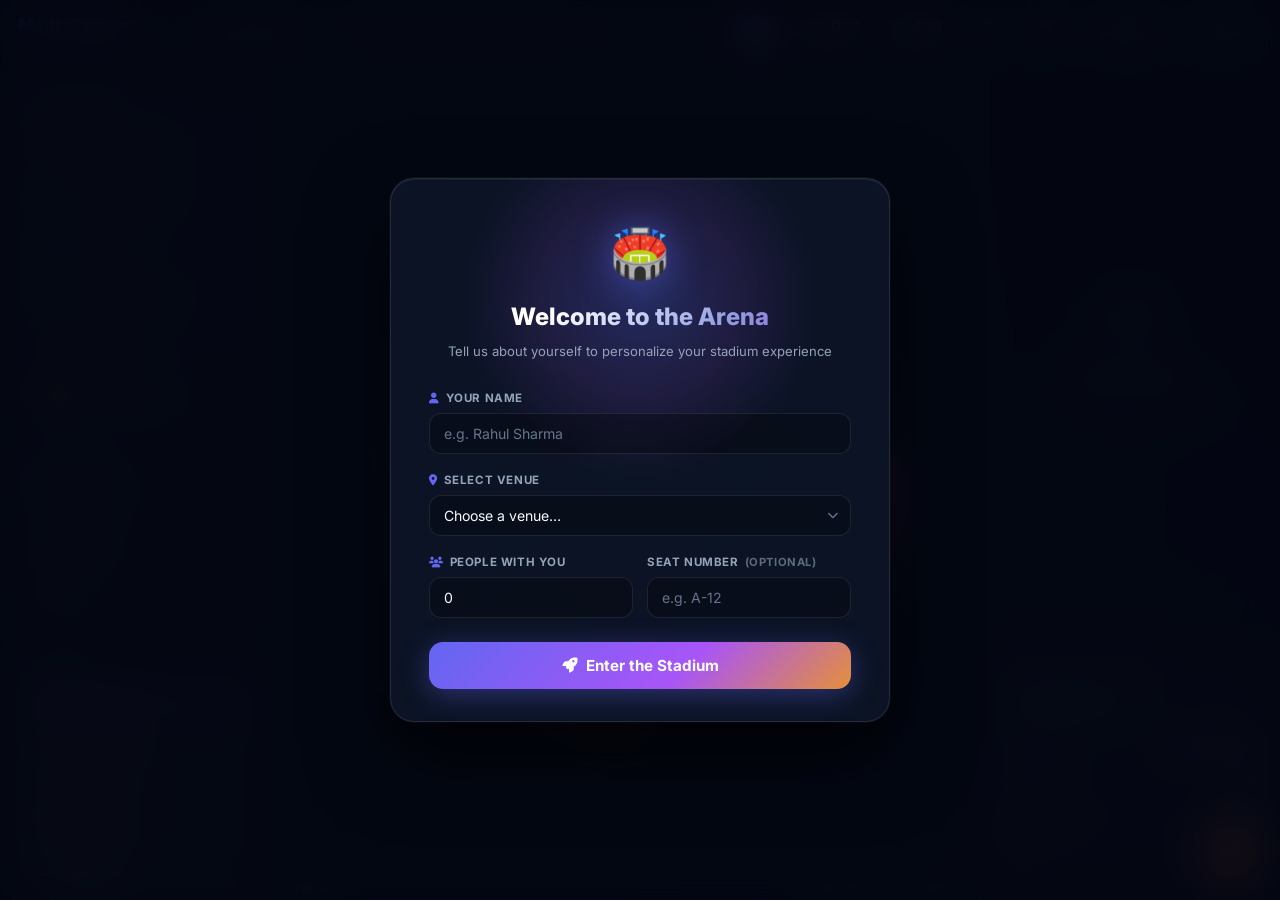
<file: index.html>
<!DOCTYPE html>
<html lang="en">
<head>
  <meta charset="UTF-8">
  <meta name="viewport" content="width=device-width, initial-scale=1.0">
  <title>Modi Stadium – Interactive Seating Map</title>
  <meta name="description" content="Interactive seating map for Modi Stadium, Ahmedabad – World's Largest Cricket Stadium.">
  <link rel="preconnect" href="https://fonts.googleapis.com">
  <link href="https://fonts.googleapis.com/css2?family=Inter:wght@300;400;500;600;700;800&family=Outfit:wght@400;600;700;800&display=swap" rel="stylesheet">
  <link rel="stylesheet" href="https://cdnjs.cloudflare.com/ajax/libs/font-awesome/6.4.0/css/all.min.css">
  <link rel="stylesheet" href="style.css">
</head>
<body>

<!-- ═══════════════════ ONBOARDING MODAL ═══════════════════ -->
<div id="onboarding-overlay">
  <div id="onboarding-modal">
    <div id="ob-glow-ring"></div>
    <div id="ob-header">
      <div id="ob-icon">🏟️</div>
      <h2 id="ob-title">Welcome to the Arena</h2>
      <p id="ob-subtitle">Tell us about yourself to personalize your stadium experience</p>
    </div>

    <form id="onboarding-form" novalidate>

      <!-- Name -->
      <div class="ob-field">
        <label class="ob-label" for="ob-name"><i class="fa-solid fa-user"></i> Your Name</label>
        <div class="input-wrapper">
          <input class="ob-input" id="ob-name" type="text" placeholder="e.g. Rahul Sharma" autocomplete="given-name" required>
          <div class="input-clear-btn" data-target="ob-name"><i class="fa-solid fa-circle-xmark"></i></div>
        </div>
        <span class="ob-err" id="err-name">Please enter your name</span>
      </div>

      <!-- Venue -->
      <div class="ob-field">
        <label class="ob-label" for="ob-venue"><i class="fa-solid fa-location-dot"></i> Select Venue</label>
        <div class="ob-select-wrap">
          <select class="ob-input ob-select" id="ob-venue" required>
            <option value="" disabled selected>Choose a venue…</option>
            <option value="Modi Stadium">🏟 Modi Stadium — Ahmedabad (1,32,000)</option>
            <option value="Jawaharlal Nehru Stadium Delhi">🏟 Jawaharlal Nehru Stadium Delhi — Delhi (60,254)</option>
          </select>
          <i class="fa-solid fa-chevron-down ob-select-arrow"></i>
        </div>
        <span class="ob-err" id="err-venue">Please select a venue</span>
      </div>

      <!-- Row: Group size + Seat -->
      <div class="ob-row">
        <div class="ob-field">
          <label class="ob-label" for="ob-group"><i class="fa-solid fa-users"></i> People with You</label>
          <input class="ob-input" id="ob-group" type="number" placeholder="0" min="0" max="99" value="0">
        </div>
        <div class="ob-field">
          <label class="ob-label">Seat Number <span style="font-size:0.7rem;opacity:0.6">(Optional)</span></label>
          <div class="input-wrapper">
            <input type="text" id="ob-seat" class="ob-input" placeholder="e.g. A-12">
            <div class="input-clear-btn" data-target="ob-seat"><i class="fa-solid fa-circle-xmark"></i></div>
          </div>
        </div>
      </div>

      <button type="submit" id="ob-submit">
        <span id="ob-btn-text"><i class="fa-solid fa-rocket"></i> Enter the Stadium</span>
      </button>
    </form>
  </div>
</div>

<!-- ═══════════════════ WELCOME BANNER ═══════════════════ -->
<div id="welcome-banner" style="display:none">
  <div id="wb-left">
    <span id="wb-avatar"></span>
    <div id="wb-info">
      <div id="wb-greeting">Welcome back!</div>
      <div id="wb-details"></div>
    </div>
  </div>
  <div id="wb-right">
    <div id="wb-tags"></div>
    <button id="wb-close" title="Dismiss"><i class="fa-solid fa-xmark"></i></button>
  </div>
</div>

<!-- ═══════════════════ ALERT TOAST ═══════════════════ -->
<div id="alert-toast" style="display:none">
  <div id="at-icon"></div>
  <div id="at-body">
    <div id="at-title"></div>
    <div id="at-msg"></div>
  </div>
  <div id="at-countdown"><div id="at-countdown-bar"></div></div>
  <button id="at-close" title="Dismiss"><i class="fa-solid fa-xmark"></i></button>
</div>

<!-- ═══════════════════ TOP BAR ═══════════════════ -->
<header id="top-bar">
  <div id="stadium-brand">
    <div>
      <h1 id="stadium-title">Modi Stadium</h1>
      <p id="stadium-subtitle">Ahmedabad · Capacity: 1,32,000</p>
    </div>
    <button id="switch-venue-btn" title="Switch Venue"><i class="fa-solid fa-arrows-rotate"></i> Switch Venue</button>
  </div>

  <div id="search-container">
    <div id="search-wrapper">
      <i class="fa-solid fa-magnifying-glass" id="search-icon-el"></i>
      <input id="search-input" type="text" placeholder='Block A, Gate 5, or Seat "A-45"…' autocomplete="off" spellcheck="false">
      <button id="search-clear" title="Clear" style="display:none"><i class="fa-solid fa-xmark"></i></button>
      <button id="search-btn" title="Search"><i class="fa-solid fa-arrow-right"></i></button>
    </div>
    <div id="search-dropdown" class="hidden"></div>
    <div id="search-error" class="hidden">
      <i class="fa-solid fa-triangle-exclamation"></i>
      <span id="error-text">Invalid input. Please check and try again.</span>
    </div>
  </div>

  <div id="top-stats">
    <div class="top-stat"><span class="tsv" id="cap-val">1,32,000</span><span class="tsl">Capacity</span></div>
    <div class="ts-div"></div>
    <div class="top-stat"><span class="tsv" id="live-crowd">94,212</span><span class="tsl">Live Crowd</span></div>
    <div class="ts-div"></div>
    <div class="top-stat"><span class="tsv" id="gates-val">9</span><span class="tsl">Gates</span></div>
    <div class="ts-div"></div>
    <div class="top-stat"><span class="tsv" id="blocks-val">18</span><span class="tsl">Blocks</span></div>
    <div class="ts-div"></div>
    <div id="weather-chip"><span id="weather-icon">☀️</span><span id="weather-label">Sunny</span></div>
    <div class="ts-div"></div>
    <div id="security-chip"><span id="security-dot"></span><span id="security-label">Secure</span></div>
  </div>
</header>

<!-- ═══════════════════ MAIN LAYOUT ═══════════════════ -->
<div id="main-layout">

  <!-- ── LEFT PANEL ── -->
  <aside id="left-panel">
    <div class="panel-card">
      <h3 class="panel-title"><i class="fa-solid fa-layer-group"></i> Categories</h3>
      <div id="category-legend"></div>
    </div>

    <div class="panel-card">
      <h3 class="panel-title"><i class="fa-solid fa-circle-check"></i> Availability</h3>
      <div class="legend-list">
        <div class="legend-item"><span class="avail-dot ad-avail"></span><span>Available</span><span class="avail-count" id="cnt-avail">–</span></div>
        <div class="legend-item"><span class="avail-dot ad-limit"></span><span>Limited</span><span class="avail-count" id="cnt-limit">–</span></div>
        <div class="legend-item"><span class="avail-dot ad-full"></span><span>Full</span><span class="avail-count" id="cnt-full">–</span></div>
      </div>
    </div>

    <div class="panel-card" id="heat-legend-card" style="display:none">
      <h3 class="panel-title"><i class="fa-solid fa-fire"></i> Crowd Density</h3>
      <div class="heat-scale">
        <span class="heat-lo">Low</span>
        <div class="heat-bar"></div>
        <span class="heat-hi">High</span>
      </div>
    </div>

    <div class="panel-card">
      <h3 class="panel-title"><i class="fa-solid fa-wand-magic-sparkles"></i> Tools</h3>
      <div class="action-buttons">
        <button class="action-btn primary" id="best-seat-btn"><i class="fa-solid fa-star"></i> Find Best Seat</button>
        <button class="action-btn" id="heatmap-btn"><i class="fa-solid fa-fire-flame-curved"></i> Crowd Heatmap</button>
        <button class="action-btn" id="toilet-btn"><i class="fa-solid fa-restroom"></i> Show Toilets</button>
        <button class="action-btn" id="parking-btn"><i class="fa-solid fa-square-parking"></i> Show Parking</button>
        <button class="action-btn" id="reset-btn"><i class="fa-solid fa-rotate-left"></i> Reset View</button>
      </div>
    </div>

    <!-- ── LOCATION CARD ── -->
    <div class="panel-card">
      <h3 class="panel-title"><i class="fa-solid fa-location-crosshairs"></i> My Location</h3>
      <button class="action-btn primary" id="use-location-btn"><i class="fa-solid fa-circle-dot"></i> Use My Location</button>
      <div id="loc-status"></div>
      <div class="ob-field" style="margin-top:10px">
        <label class="ob-label" style="font-size:.62rem"><i class="fa-solid fa-hand-pointer"></i> Manual Override</label>
        <div class="ob-select-wrap">
          <select id="manual-location-sel" class="ob-input ob-select" style="font-size:.76rem;padding:7px 10px">
            <option value="">-- Select Position --</option>
            <option value="outside">🌐 Outside Stadium</option>
            <optgroup label="Lower Ring">
              <option value="A">Block A</option><option value="B">Block B</option>
              <option value="C">Block C</option><option value="D">Block D</option>
              <option value="E">Block E</option><option value="F">Block F</option>
              <option value="G">Block G</option><option value="H">Block H</option>
            </optgroup>
            <optgroup label="Upper Ring">
              <option value="J">Block J</option><option value="K">Block K</option>
              <option value="L">Block L</option><option value="M">Block M</option>
              <option value="N">Block N</option><option value="P">Block P</option>
              <option value="Q">Block Q</option><option value="R">Block R</option>
            </optgroup>
          </select>
          <i class="fa-solid fa-chevron-down ob-select-arrow"></i>
        </div>
      </div>
    </div>

    <!-- ── GATE WAIT TIMES ── -->
    <div class="panel-card">
      <h3 class="panel-title"><i class="fa-solid fa-clock"></i> Gate Wait Times</h3>
      <div id="gate-wait-list"></div>
    </div>

    <!-- ── SMART TIPS ── -->
    <div class="panel-card">
      <h3 class="panel-title"><i class="fa-solid fa-lightbulb"></i> Smart Tips</h3>
      <div id="smart-tips-list"></div>
    </div>
  </aside>

  <!-- ── CENTER MAP ── -->
  <main id="map-panel">
    <div id="map-controls">
      <button class="map-ctrl" id="zoom-in-btn" title="Zoom In"><i class="fa-solid fa-plus"></i></button>
      <button class="map-ctrl" id="zoom-out-btn" title="Zoom Out"><i class="fa-solid fa-minus"></i></button>
      <button class="map-ctrl" id="zoom-reset-btn" title="Fit"><i class="fa-solid fa-expand"></i></button>
    </div>

    <div id="svg-viewport">
      <svg id="stadium-svg" viewBox="0 0 750 510" preserveAspectRatio="xMidYMid meet">
        <defs>
          <filter id="glow" x="-40%" y="-40%" width="180%" height="180%">
            <feGaussianBlur stdDeviation="4" result="b"/>
            <feMerge><feMergeNode in="b"/><feMergeNode in="SourceGraphic"/></feMerge>
          </filter>
          <filter id="strong-glow" x="-80%" y="-80%" width="260%" height="260%">
            <feGaussianBlur stdDeviation="8" result="b"/>
            <feMerge><feMergeNode in="b"/><feMergeNode in="SourceGraphic"/></feMerge>
          </filter>
          <radialGradient id="field-grad" cx="50%" cy="50%" r="50%">
            <stop offset="0%" stop-color="#22c55e"/>
            <stop offset="50%" stop-color="#16a34a"/>
            <stop offset="100%" stop-color="#14532d"/>
          </radialGradient>
        </defs>
        <g id="map-root"></g>
      </svg>
    </div>

    <div id="map-footer">
      <span id="zoom-label">100 %</span>
      <span id="hover-info">Hover over a section to explore</span>
    </div>
  </main>

  <!-- ── RIGHT PANEL ── -->
  <aside id="right-panel">
    <!-- No selection -->
    <div id="state-none">
      <div id="none-icon"><i class="fa-solid fa-map-location-dot"></i></div>
      <p id="none-title">Select a Section</p>
      <p id="none-sub">Click any block or gate, or use the search bar above</p>
    </div>

    <!-- Block selected -->
    <div id="state-block" style="display:none">
      <div id="sel-header">
        <div id="sel-badge">Block A</div>
        <span id="sel-status" class="status-badge sb-avail">Available</span>
      </div>
      <div id="sel-cat-tag"><span id="sel-cat-name">–</span></div>

      <div class="detail-list">
        <div class="detail-row"><i class="fa-solid fa-couch"></i><span>Seats</span><strong id="d-seats">–</strong></div>
        <div class="detail-row"><i class="fa-solid fa-door-open"></i><span>Nearest Gate</span><strong id="d-gate">–</strong></div>
        <div class="detail-row"><i class="fa-solid fa-layer-group"></i><span>Tier</span><strong id="d-tier">–</strong></div>
        <div class="detail-row"><i class="fa-solid fa-users"></i><span>Occupancy</span><strong id="d-occ">–</strong></div>
      </div>

      <div id="occ-wrap"><div id="occ-bar"><div id="occ-fill"></div></div></div>
      <p id="sel-desc">–</p>

      <div id="sel-actions">
        <button class="act-btn" id="show-gate-btn"><i class="fa-solid fa-route"></i> Gate Path</button>
        <button class="act-btn secondary" id="desel-btn"><i class="fa-solid fa-xmark"></i> Clear</button>
      </div>

      <div id="seat-checker">
        <p class="sc-label">Check Specific Seat</p>
        <div id="seat-row">
          <input type="number" id="seat-input" placeholder="Seat #" min="1">
          <button id="seat-check-btn"><i class="fa-solid fa-check"></i></button>
        </div>
        <div id="seat-result"></div>
      </div>
    </div>

    <!-- Gate selected -->
    <div id="state-gate" style="display:none">
      <div id="gate-badge-wrap"><div id="gate-badge">Gate 1</div></div>
      <div class="detail-list">
        <div class="detail-row"><i class="fa-solid fa-map-pin"></i><span>Location</span><strong id="g-loc">–</strong></div>
        <div class="detail-row"><i class="fa-solid fa-signs-post"></i><span>Serves Blocks</span><strong id="g-blocks">–</strong></div>
      </div>
      <button class="act-btn secondary" id="desel-gate-btn"><i class="fa-solid fa-xmark"></i> Clear</button>
    </div>

    <!-- Best seats -->
    <div id="state-best" style="display:none">
      <h3 id="best-title"><i class="fa-solid fa-star"></i> Best Available Seats</h3>
      <div id="best-list"></div>
      <button class="act-btn secondary" id="close-best-btn"><i class="fa-solid fa-xmark"></i> Close</button>
    </div>

    <!-- ── NAVIGATION STATE ── -->
    <div id="state-nav" style="display:none">
      <div id="nav-header">
        <div id="nav-header-icon"><i class="fa-solid fa-route"></i></div>
        <div>
          <div id="nav-title-text">Navigation</div>
          <div id="nav-subtitle">Route from your location</div>
        </div>
      </div>
      <div id="nav-suggestion"></div>
      <button class="act-btn secondary" id="nav-close-btn"><i class="fa-solid fa-xmark"></i> Clear Location</button>
    </div>

    <!-- ── HELPLINE & SECURITY (always visible) ── -->
    <div id="helpline-card" class="panel-card">
      <h3 class="panel-title"><i class="fa-solid fa-phone-volume"></i> Helpline &amp; Security</h3>
      <div id="security-status-badge"></div>
      <div class="detail-list" style="margin-top:4px">
        <div class="detail-row"><i class="fa-solid fa-headset" style="color:#6366f1"></i><span>Helpline</span><strong>1800-STADIUM</strong></div>
        <div class="detail-row"><i class="fa-solid fa-shield-halved" style="color:#3b82f6"></i><span>Police</span><strong>100</strong></div>
        <div class="detail-row"><i class="fa-solid fa-truck-medical" style="color:#ef4444"></i><span>Ambulance</span><strong>108</strong></div>
        <div class="detail-row"><i class="fa-solid fa-fire-extinguisher" style="color:#f97316"></i><span>Fire</span><strong>101</strong></div>
      </div>
    </div>
  </aside>
</div>

<!-- ══ TOOLTIP ══ -->
<div id="tooltip" class="hidden">
  <div id="tt-block">Block A</div>
  <div id="tt-cat">South Premium</div>
  <div class="tt-sep"></div>
  <div id="tt-seats">Seats: <span>–</span></div>
  <div id="tt-gate">Gate: <span>–</span></div>
  <div id="tt-status"><span class="tt-dot"></span><span id="tt-status-txt">Available</span></div>
</div>

<!-- ══ COMPLAINT FAB ══ -->
<button id="complaint-fab" title="Report an Issue"><i class="fa-solid fa-flag"></i></button>

<!-- ══ COMPLAINT MODAL ══ -->
<div id="complaint-overlay" style="display:none">
  <div id="complaint-modal">
    <div id="cm-header">
      <h3><i class="fa-solid fa-flag"></i> Report an Issue</h3>
      <button id="cm-close"><i class="fa-solid fa-xmark"></i></button>
    </div>
    <form id="complaint-form" novalidate>
      <div class="ob-field">
        <label class="ob-label"><i class="fa-solid fa-list"></i> Category</label>
        <div id="complaint-cats">
          <label class="cat-option"><input type="radio" name="complaint-cat" value="black_ticket"> <i class="fa-solid fa-ticket"></i> Black Ticket Selling</label>
          <label class="cat-option"><input type="radio" name="complaint-cat" value="parking"> <i class="fa-solid fa-car"></i> Parking Issues</label>
          <label class="cat-option"><input type="radio" name="complaint-cat" value="staff"> <i class="fa-solid fa-user-slash"></i> Staff Shortage</label>
          <label class="cat-option"><input type="radio" name="complaint-cat" value="empty_seats"> <i class="fa-solid fa-couch"></i> Empty Seats</label>
          <label class="cat-option"><input type="radio" name="complaint-cat" value="security"> <i class="fa-solid fa-shield-halved"></i> Security Problem</label>
        </div>
        <span class="ob-err" id="err-cat">Please select a category</span>
      </div>
      <div class="ob-field">
        <label class="ob-label"><i class="fa-solid fa-pen"></i> Description (optional)</label>
        <textarea id="complaint-desc" class="ob-input" rows="3" placeholder="Describe the issue briefly…" style="resize:vertical;min-height:70px"></textarea>
      </div>
      <button type="submit" id="cm-submit"><i class="fa-solid fa-paper-plane"></i> Submit Report</button>
    </form>
  </div>
</div>

<!-- ══ WEATHER MODAL ══ -->
<div id="weather-overlay" style="display:none">
  <div id="weather-modal">
    <div id="wm-header">
      <div id="wm-title-wrap">
        <h3><i class="fa-solid fa-cloud-sun"></i> 24-Hour Forecast</h3>
        <p id="wm-location-name">Modi Stadium</p>
      </div>
      <button id="wm-close" title="Close"><i class="fa-solid fa-xmark"></i></button>
    </div>
    <div id="wm-current">
      <div id="wm-temp-main">28°C</div>
      <div id="wm-cond-detail">Mostly Sunny · Humidity: 42%</div>
    </div>
    <div id="wm-hourly-container">
      <div id="wm-hourly-list">
        <!-- populated by JS -->
      </div>
    </div>
    <div id="wm-footer">
      <p><i class="fa-solid fa-circle-info"></i> Simulation based on live regional trends</p>
    </div>
  </div>
</div>

<script src="script.js"></script>
</body>
</html>
</file>
<file: style.css>
@import url('https://fonts.googleapis.com/css2?family=Inter:wght@300;400;500;600;700;800&family=Outfit:wght@400;600;700;800&display=swap');

:root {
  --bg:#060a14; --bg2:#0d1526;
  --glass:rgba(255,255,255,.04); --glass-b:rgba(255,255,255,.09); --glass-h:rgba(255,255,255,.07);
  --primary:#6366f1; --primary-glow:rgba(99,102,241,.4);
  --text:#f8fafc; --text-s:#94a3b8; --text-m:#64748b;
  --r:20px; --rsm:12px; --rxs:8px;
  --ease:all .3s cubic-bezier(.16,1,.3,1);
  --bounce:all .4s cubic-bezier(.175,.885,.32,1.275);
  --shadow:0 8px 32px rgba(0,0,0,.45);
  --top-h:68px; --lp-w:280px; --rp-w:300px;
}
*,*::before,*::after{box-sizing:border-box;margin:0;padding:0}
html,body{height:100%;overflow:hidden}
body{
  font-family:'Inter','Outfit',sans-serif;
  background:var(--bg);color:var(--text);font-size:14px;line-height:1.5;
  background-image:
    radial-gradient(ellipse at 18% 18%,rgba(99,102,241,.13) 0%,transparent 55%),
    radial-gradient(ellipse at 82% 78%,rgba(168,85,247,.1) 0%,transparent 55%),
    radial-gradient(ellipse at 50% 50%,rgba(16,185,129,.06) 0%,transparent 65%);
  background-attachment:fixed;
}

/* ── TOP BAR ── */
#top-bar{
  position:fixed;top:0;left:0;right:0;height:var(--top-h);
  display:flex;align-items:center;gap:18px;padding:0 18px;
  background:rgba(6,10,20,.88);backdrop-filter:blur(24px);-webkit-backdrop-filter:blur(24px);
  border-bottom:1px solid var(--glass-b);z-index:200;
}
#stadium-brand{display:flex;align-items:center;justify-content:space-between;gap:10px;flex-shrink:0;min-width:190px}
#stadium-icon{font-size:30px;line-height:1}
#stadium-title{
  font-size:1.05rem;font-weight:800;white-space:nowrap;
  background:linear-gradient(135deg,#6366f1,#a855f7,#f59e0b);
  -webkit-background-clip:text;-webkit-text-fill-color:transparent;
}
#stadium-subtitle{font-size:.68rem;color:var(--text-s);white-space:nowrap;margin-top:1px}
#switch-venue-btn{
  background:var(--glass);border:1px solid var(--glass-b);border-radius:8px;padding:6px 12px;
  color:var(--text-s);font-size:.75rem;font-weight:600;cursor:pointer;transition:var(--ease);
}
#switch-venue-btn:hover{background:var(--glass-h);color:var(--text)}

/* Search */
#search-container{flex:1;max-width:540px;position:relative}
#search-wrapper{
  display:flex;align-items:center;gap:8px;
  background:var(--glass);border:1px solid var(--glass-b);
  border-radius:100px;padding:0 6px 0 16px;transition:var(--ease);
}
#search-wrapper:focus-within{
  border-color:rgba(99,102,241,.65);
  box-shadow:0 0 0 3px rgba(99,102,241,.15),0 0 20px rgba(99,102,241,.1);
  background:rgba(255,255,255,.06);
}
#search-wrapper.error{border-color:rgba(239,68,68,.65)!important;box-shadow:0 0 0 3px rgba(239,68,68,.15)!important}
#search-icon-el{color:var(--text-m);font-size:.8rem;flex-shrink:0}
#search-input{
  flex:1;background:none;border:none;outline:none;
  color:var(--text);font-family:'Inter',sans-serif;font-size:.88rem;padding:9px 0;
}
#search-input::placeholder{color:var(--text-m)}
#search-clear{background:none;border:none;color:var(--text-m);cursor:pointer;padding:5px;border-radius:50%;display:flex;align-items:center;justify-content:center;transition:var(--ease);font-size:.78rem}
#search-clear:hover{color:var(--text);background:var(--glass-h)}
#search-btn{
  background:linear-gradient(135deg,#6366f1,#a855f7);border:none;color:#fff;
  width:32px;height:32px;border-radius:50%;cursor:pointer;display:flex;align-items:center;
  justify-content:center;font-size:.78rem;transition:var(--bounce);flex-shrink:0;
}
#search-btn:hover{transform:scale(1.12);box-shadow:0 0 14px rgba(99,102,241,.55)}
#search-dropdown{
  position:absolute;top:calc(100% + 8px);left:0;right:0;
  background:rgba(10,18,34,.97);backdrop-filter:blur(20px);
  border:1px solid var(--glass-b);border-radius:var(--rsm);box-shadow:var(--shadow);
  z-index:300;max-height:220px;overflow-y:auto;
}
#search-dropdown.hidden{display:none}
.sug-item{
  display:flex;align-items:center;gap:10px;padding:9px 14px;
  cursor:pointer;transition:var(--ease);border-bottom:1px solid rgba(255,255,255,.04);
}
.sug-item:last-child{border-bottom:none}
.sug-item:hover{background:var(--glass-h)}
.sug-icon{width:28px;height:28px;border-radius:7px;display:flex;align-items:center;justify-content:center;font-size:.7rem;font-weight:700;flex-shrink:0}
.sug-name{font-size:.82rem;font-weight:600}
.sug-sub{font-size:.68rem;color:var(--text-s)}
#search-error{
  position:absolute;top:calc(100% + 8px);left:0;right:0;
  background:rgba(239,68,68,.12);border:1px solid rgba(239,68,68,.35);
  border-radius:var(--rsm);padding:9px 14px;display:flex;align-items:center;
  gap:9px;color:#fca5a5;font-size:.82rem;font-weight:500;z-index:300;
}
#search-error.hidden{display:none}
#search-error i{color:#f87171}

/* Top stats */
#top-stats{display:flex;align-items:center;gap:10px;margin-left:auto;flex-shrink:0}
.top-stat{display:flex;flex-direction:column;align-items:center}
.tsv{font-size:.9rem;font-weight:700;color:#fff}
.tsl{font-size:.62rem;color:var(--text-s);text-transform:uppercase;letter-spacing:.5px}
.ts-div{width:1px;height:26px;background:var(--glass-b)}

/* ── LAYOUT ── */
#main-layout{
  position:absolute; top:var(--top-h); bottom:0; left:0; right:0;
  display:grid;grid-template-columns:var(--lp-w) 1fr var(--rp-w);
  overflow:hidden;
}

/* Panels */
#left-panel,#right-panel{
  height:100%;overflow-y:auto;overflow-x:hidden;
  padding:14px 10px;display:flex;flex-direction:column;gap:10px;
}
#left-panel{background:linear-gradient(180deg,rgba(6,10,20,.65),rgba(6,10,20,.45));border-right:1px solid var(--glass-b)}
#right-panel{background:linear-gradient(180deg,rgba(6,10,20,.65),rgba(6,10,20,.45));border-left:1px solid var(--glass-b)}
#left-panel::-webkit-scrollbar,#right-panel::-webkit-scrollbar{width:3px}
#left-panel::-webkit-scrollbar-thumb,#right-panel::-webkit-scrollbar-thumb{background:rgba(255,255,255,.1);border-radius:3px}

.panel-card{background:var(--glass);border:1px solid var(--glass-b);border-radius:var(--rsm);padding:14px;transition:var(--ease)}
.panel-card:hover{border-color:rgba(255,255,255,.14)}
.panel-title{font-size:.66rem;font-weight:700;text-transform:uppercase;letter-spacing:.9px;color:var(--text-s);margin-bottom:12px;display:flex;align-items:center;gap:7px}
.panel-title i{color:var(--primary);font-size:.72rem}

/* Legend */
.legend-list{display:flex;flex-direction:column;gap:6px}
.legend-item{display:flex;align-items:center;gap:10px;padding:8px 12px;border-radius:var(--rsm);cursor:pointer;transition:var(--bounce);border:1px solid transparent}
.legend-item:hover{background:var(--glass-h);border-color:rgba(255,255,255,.06)}
.legend-item.active{background:rgba(99,102,241,.12);border-color:rgba(99,102,241,.3);box-shadow:0 0 15px rgba(99,102,241,.05)}
.leg-dot{min-width:28px;height:28px;padding:0 6px;border-radius:8px;display:flex;align-items:center;justify-content:center;font-size:.7rem;font-weight:800;flex-shrink:0;transition:var(--ease)}
.legend-item.active .leg-dot{transform:scale(1.1);box-shadow:0 0 8px currentColor}
.legend-item.active .leg-name{color:#fff}
#category-legend{display:flex;flex-direction:column;gap:4px}
.leg-name{flex:1;font-size:.84rem;font-weight:600;color:var(--text-s);transition:var(--ease);white-space:nowrap;overflow:hidden;text-overflow:ellipsis}
.leg-sub{font-size:.64rem;color:var(--text-m);margin-top:1px}

/* Avail dots */
.avail-dot{width:9px;height:9px;border-radius:50%;flex-shrink:0}
.ad-avail{background:#10b981;box-shadow:0 0 5px rgba(16,185,129,.55)}
.ad-limit{background:#f59e0b;box-shadow:0 0 5px rgba(245,158,11,.55)}
.ad-full{background:#ef4444;box-shadow:0 0 5px rgba(239,68,68,.55)}
.avail-count{font-size:.7rem;font-weight:700;color:var(--text-m);margin-left:auto}

/* Heatmap */
.heat-scale{display:flex;align-items:center;gap:8px;font-size:.7rem}
.heat-bar{flex:1;height:7px;border-radius:4px;background:linear-gradient(90deg,#10b981,#eab308,#ef4444)}
.heat-lo{color:#10b981;font-weight:600}.heat-hi{color:#ef4444;font-weight:600}

/* Actions */
.action-buttons{display:flex;flex-direction:column;gap:7px}
.action-btn{
  display:flex;align-items:center;gap:9px;padding:9px 12px;
  background:var(--glass);border:1px solid var(--glass-b);border-radius:var(--rxs);
  color:var(--text);font-size:.77rem;font-weight:600;font-family:'Inter',sans-serif;
  cursor:pointer;transition:var(--bounce);text-align:left;
}
.action-btn:hover{background:var(--glass-h);border-color:rgba(255,255,255,.18);transform:translateX(3px)}
.action-btn.primary{background:linear-gradient(135deg,rgba(99,102,241,.2),rgba(168,85,247,.2));border-color:rgba(99,102,241,.4)}
.action-btn.primary:hover{background:linear-gradient(135deg,rgba(99,102,241,.35),rgba(168,85,247,.35));border-color:rgba(99,102,241,.7)}
.action-btn.active-hl{background:linear-gradient(135deg,rgba(239,68,68,.2),rgba(245,158,11,.15));border-color:rgba(249,115,22,.55);color:#fdba74}
.action-btn i{font-size:.82rem}

/* ── MAP PANEL ── */
#map-panel{position:relative;background:linear-gradient(135deg,#081120,#050e1e);overflow:hidden;display:flex;flex-direction:column}
#map-controls{position:absolute;bottom:18px;right:18px;display:flex;flex-direction:column;gap:5px;z-index:10}
.map-ctrl{
  width:34px;height:34px;background:rgba(10,18,34,.9);border:1px solid var(--glass-b);
  border-radius:var(--rxs);color:var(--text);display:flex;align-items:center;
  justify-content:center;cursor:pointer;font-size:.82rem;transition:var(--ease);backdrop-filter:blur(10px);
}
.map-ctrl:hover{background:var(--glass-h);border-color:rgba(255,255,255,.22);color:#fff}
#svg-viewport{flex:1;overflow:hidden;cursor:grab;position:relative;user-select:none}
#svg-viewport.dragging{cursor:grabbing}
#stadium-svg{width:100%;height:100%;display:block}
#map-footer{display:flex;align-items:center;justify-content:space-between;padding:5px 14px;border-top:1px solid var(--glass-b);background:rgba(6,10,20,.6);font-size:.68rem;color:var(--text-m)}
#zoom-label{font-weight:600;color:var(--text-s)}

/* ── RIGHT PANEL STATES ── */
#state-none{display:flex;flex-direction:column;align-items:center;justify-content:center;text-align:center;padding:40px 16px;gap:10px;flex:1;min-height:300px}
#none-icon{font-size:2.8rem;color:var(--text-m);opacity:.45}
#none-title{font-size:.95rem;font-weight:700;color:var(--text-s)}
#none-sub{font-size:.74rem;color:var(--text-m);max-width:190px;line-height:1.65}
#state-block,#state-gate,#state-best{display:flex;flex-direction:column;gap:12px;animation:slideIn .3s ease}
@keyframes slideIn{from{opacity:0;transform:translateX(8px)}to{opacity:1;transform:translateX(0)}}

#sel-header,#gate-badge-wrap{display:flex;align-items:center;justify-content:space-between;gap:8px}
#sel-badge{font-size:1.9rem;font-weight:800;background:linear-gradient(135deg,#fff,rgba(255,255,255,.7));-webkit-background-clip:text;-webkit-text-fill-color:transparent}
#gate-badge{font-size:1.6rem;font-weight:800;background:linear-gradient(135deg,#f97316,#fb923c);-webkit-background-clip:text;-webkit-text-fill-color:transparent}

.status-badge{padding:3px 10px;border-radius:100px;font-size:.64rem;font-weight:700;text-transform:uppercase;letter-spacing:.4px}
.sb-avail{background:rgba(16,185,129,.15);color:#34d399;border:1px solid rgba(16,185,129,.3)}
.sb-limit{background:rgba(245,158,11,.15);color:#fbbf24;border:1px solid rgba(245,158,11,.3)}
.sb-full{background:rgba(239,68,68,.15);color:#fca5a5;border:1px solid rgba(239,68,68,.3)}

#sel-cat-tag{display:inline-block;padding:3px 10px;border-radius:6px;font-size:.72rem;font-weight:600;width:fit-content}

.detail-list{display:flex;flex-direction:column}
.detail-row{display:flex;align-items:center;gap:9px;padding:8px 0;border-bottom:1px solid rgba(255,255,255,.05);font-size:.78rem}
.detail-row:last-child{border-bottom:none}
.detail-row i{color:var(--text-m);width:14px;text-align:center;font-size:.74rem}
.detail-row span{flex:1;color:var(--text-s)}
.detail-row strong{color:var(--text);font-weight:600}

#occ-wrap{margin:2px 0}
#occ-bar{background:rgba(255,255,255,.06);border-radius:100px;height:5px;overflow:hidden}
#occ-fill{height:100%;border-radius:100px;transition:width .6s cubic-bezier(.16,1,.3,1)}
#sel-desc{font-size:.74rem;color:var(--text-s);line-height:1.65;padding:8px 10px;background:var(--glass);border-radius:var(--rxs);border-left:3px solid rgba(255,255,255,.08)}

#sel-actions{display:flex;gap:7px}
.act-btn{
  flex:1;padding:9px;background:rgba(99,102,241,.15);border:1px solid rgba(99,102,241,.35);
  border-radius:var(--rxs);color:#a5b4fc;font-size:.74rem;font-weight:600;
  font-family:'Inter',sans-serif;cursor:pointer;transition:var(--ease);
  display:flex;align-items:center;justify-content:center;gap:5px;
}
.act-btn:hover{background:rgba(99,102,241,.3);border-color:rgba(99,102,241,.65);color:#c7d2fe}
.act-btn.secondary{background:var(--glass);border-color:var(--glass-b);color:var(--text-s)}
.act-btn.secondary:hover{background:var(--glass-h);border-color:rgba(255,255,255,.2);color:var(--text)}

#seat-checker{padding:11px;background:var(--glass);border-radius:var(--rsm);border:1px solid var(--glass-b)}
.sc-label{font-size:.64rem;text-transform:uppercase;letter-spacing:.7px;color:var(--text-m);font-weight:600;margin-bottom:7px}
#seat-row{display:flex;gap:7px}
#seat-input{flex:1;background:rgba(0,0,0,.3);border:1px solid rgba(255,255,255,.09);border-radius:var(--rxs);color:var(--text);font-family:'Inter',sans-serif;padding:7px 10px;font-size:.82rem;outline:none;transition:var(--ease)}
#seat-input:focus{border-color:rgba(99,102,241,.5);box-shadow:0 0 0 2px rgba(99,102,241,.12)}
#seat-check-btn{width:32px;height:32px;background:rgba(99,102,241,.2);border:1px solid rgba(99,102,241,.4);border-radius:var(--rxs);color:#a5b4fc;cursor:pointer;font-size:.78rem;transition:var(--ease);display:flex;align-items:center;justify-content:center}
#seat-check-btn:hover{background:rgba(99,102,241,.4)}
#seat-result{margin-top:7px;font-size:.74rem;min-height:18px;transition:var(--ease)}
.seat-ok{color:#34d399;display:flex;align-items:center;gap:5px}
.seat-err{color:#f87171;display:flex;align-items:center;gap:5px}

/* Input Clear buttons */
.input-wrapper{position:relative;width:100%}
.input-clear-btn{position:absolute;right:12px;top:50%;transform:translateY(-50%);width:20px;height:20px;display:none;align-items:center;justify-content:center;color:var(--text-m);cursor:pointer;border-radius:50%;background:rgba(255,255,255,.05);font-size:.7rem;transition:var(--ease);z-index:5}
.input-clear-btn:hover{color:#fff;background:rgba(255,255,255,.15)}
.ob-input:not(:placeholder-shown) + .input-clear-btn{display:flex}

#best-title{font-size:.82rem;font-weight:700;display:flex;align-items:center;gap:7px;color:#fbbf24}
#best-list{display:flex;flex-direction:column;gap:7px}
.bsc{background:var(--glass);border:1px solid var(--glass-b);border-radius:var(--rxs);padding:10px;cursor:pointer;transition:var(--bounce);display:flex;align-items:center;gap:10px}
.bsc:hover{background:var(--glass-h);border-color:rgba(255,255,255,.18);transform:translateX(3px)}
.bsc-rank{width:22px;height:22px;border-radius:50%;display:flex;align-items:center;justify-content:center;font-size:.65rem;font-weight:800;flex-shrink:0}
.r1{background:linear-gradient(135deg,#f59e0b,#d97706);color:#fff}
.r2{background:linear-gradient(135deg,#94a3b8,#64748b);color:#fff}
.r3{background:linear-gradient(135deg,#92400e,#78350f);color:#fff}
.bsc-info{flex:1}
.bsc-block{font-size:.82rem;font-weight:700}
.bsc-detail{font-size:.67rem;color:var(--text-s)}
.bsc-score{font-size:.68rem;font-weight:700;color:var(--text-m)}

/* ── TOOLTIP ── */
#tooltip{
  position:fixed;pointer-events:none;z-index:1000;
  background:rgba(10,18,34,.96);backdrop-filter:blur(16px);
  border:1px solid var(--glass-b);border-radius:11px;
  padding:11px 14px;box-shadow:var(--shadow);min-width:155px;
  transition:opacity .12s ease;
}
#tooltip.hidden{opacity:0}
#tt-block{font-size:1.1rem;font-weight:800;margin-bottom:1px}
#tt-cat{font-size:.68rem;color:var(--text-s);font-weight:500;margin-bottom:6px}
.tt-sep{width:100%;height:1px;background:var(--glass-b);margin:5px 0}
#tt-seats,#tt-gate{font-size:.72rem;color:var(--text-s);margin-bottom:2px}
#tt-seats span,#tt-gate span{color:var(--text);font-weight:600}
#tt-status{display:flex;align-items:center;gap:5px;margin-top:5px;font-size:.68rem;font-weight:600}
.tt-dot{width:7px;height:7px;border-radius:50%}

/* ── ANIMATIONS ── */
@keyframes shake{
  0%,100%{transform:translateX(0)}
  15%{transform:translateX(-6px)}30%{transform:translateX(6px)}
  45%{transform:translateX(-4px)}60%{transform:translateX(4px)}
  75%{transform:translateX(-2px)}90%{transform:translateX(2px)}
}
.shake{animation:shake .48s cubic-bezier(.36,.07,.19,.97) both}
@keyframes gate-dash{from{stroke-dashoffset:20}to{stroke-dashoffset:0}}
.gate-path{animation:gate-dash .45s linear infinite;stroke-dasharray:6 4}
@keyframes pulse-ring{0%,100%{opacity:1}50%{opacity:.65}}
#map-root{transform-origin:center center;transition:transform .38s cubic-bezier(.16,1,.3,1)}

/* Responsive */
@media(max-width:1180px){:root{--lp-w:210px;--rp-w:240px}}
@media(max-width:920px){
  #main-layout{grid-template-columns:1fr;grid-template-rows:auto 1fr auto}
  #left-panel,#right-panel{max-height:180px;flex-direction:row;overflow-x:auto}
  .panel-card{min-width:190px}
}

/* ══════════════════════════════════════════════
   ONBOARDING OVERLAY
══════════════════════════════════════════════ */
#onboarding-overlay{
  position:fixed;inset:0;z-index:2000;
  display:flex;align-items:center;justify-content:center;
  background:rgba(4,7,18,.92);backdrop-filter:blur(20px);-webkit-backdrop-filter:blur(20px);
  animation:obFadeIn .45s ease both;
}
@keyframes obFadeIn{from{opacity:0}to{opacity:1}}
#onboarding-overlay.ob-exit{animation:obFadeOut .4s ease both;pointer-events:none}
@keyframes obFadeOut{from{opacity:1}to{opacity:0}}

#onboarding-modal{
  position:relative;width:min(500px,94vw);
  background:rgba(13,21,38,.92);border:1px solid rgba(255,255,255,.1);
  border-radius:24px;padding:38px 38px 32px;
  box-shadow:0 32px 80px rgba(0,0,0,.7),0 0 0 1px rgba(255,255,255,.04),inset 0 1px 0 rgba(255,255,255,.06);
  animation:obSlideUp .5s cubic-bezier(.16,1,.3,1) both;
  overflow:hidden;
}
@keyframes obSlideUp{from{opacity:0;transform:translateY(28px)}to{opacity:1;transform:translateY(0)}}

#ob-glow-ring{
  position:absolute;top:-60px;left:50%;transform:translateX(-50%);
  width:360px;height:360px;border-radius:50%;pointer-events:none;
  background:radial-gradient(circle,rgba(99,102,241,.28) 0%,rgba(168,85,247,.12) 40%,transparent 70%);
  animation:obPulse 3s ease-in-out infinite;
}
@keyframes obPulse{0%,100%{opacity:.7;transform:translateX(-50%) scale(1)}50%{opacity:1;transform:translateX(-50%) scale(1.08)}}

#ob-header{text-align:center;margin-bottom:28px;position:relative}
#ob-icon{font-size:3rem;margin-bottom:10px;filter:drop-shadow(0 0 18px rgba(99,102,241,.55));display:block}
#ob-title{
  font-size:1.5rem;font-weight:800;margin-bottom:6px;
  background:linear-gradient(135deg,#fff 30%,rgba(165,180,252,.85) 70%,rgba(168,85,247,.9));
  -webkit-background-clip:text;-webkit-text-fill-color:transparent;
}
#ob-subtitle{font-size:.82rem;color:var(--text-s);line-height:1.6}

.ob-field{display:flex;flex-direction:column;gap:6px;position:relative}
.ob-label{font-size:.72rem;font-weight:700;text-transform:uppercase;letter-spacing:.6px;color:var(--text-s);display:flex;align-items:center;gap:6px}
.ob-label i{color:var(--primary);font-size:.68rem}

.ob-input{
  width:100%;background:rgba(0,0,0,.3);
  border:1.5px solid rgba(255,255,255,.09);border-radius:12px;
  color:var(--text);font-family:'Inter',sans-serif;font-size:.88rem;
  padding:11px 14px;outline:none;
  transition:border-color .25s ease,box-shadow .25s ease,background .25s ease;
  -webkit-appearance:none;appearance:none;
}
.ob-input::placeholder{color:var(--text-m)}
.ob-input:focus{
  border-color:rgba(99,102,241,.6);
  box-shadow:0 0 0 3px rgba(99,102,241,.14),0 0 22px rgba(99,102,241,.08);
  background:rgba(99,102,241,.06);
}
.ob-input.ob-invalid{border-color:rgba(239,68,68,.6)!important;box-shadow:0 0 0 3px rgba(239,68,68,.12)!important}

.ob-select-wrap{position:relative}
.ob-select{cursor:pointer;padding-right:36px}
.ob-select option{background:#0d1526;color:#f8fafc}
.ob-select-arrow{position:absolute;right:13px;top:50%;transform:translateY(-50%);color:var(--text-m);font-size:.7rem;pointer-events:none}

.ob-err{font-size:.7rem;color:#f87171;display:none;align-items:center;gap:4px}
.ob-err.visible{display:flex}

.ob-row{display:grid;grid-template-columns:1fr 1fr;gap:14px}
#onboarding-form{display:flex;flex-direction:column;gap:18px}

#ob-submit{
  margin-top:6px;width:100%;padding:14px;border:none;border-radius:14px;
  background:linear-gradient(135deg,#6366f1 0%,#a855f7 60%,#f59e0b 110%);
  color:#fff;font-size:.95rem;font-weight:700;font-family:'Inter',sans-serif;
  cursor:pointer;transition:all .35s cubic-bezier(.16,1,.3,1);
  box-shadow:0 6px 28px rgba(99,102,241,.38);position:relative;overflow:hidden;
}
#ob-submit::before{content:'';position:absolute;inset:0;background:linear-gradient(135deg,rgba(255,255,255,.12),transparent);opacity:0;transition:opacity .25s ease}
#ob-submit:hover{transform:translateY(-2px);box-shadow:0 10px 36px rgba(99,102,241,.55)}
#ob-submit:hover::before{opacity:1}
#ob-submit:active{transform:translateY(0)}
#ob-btn-text{display:flex;align-items:center;justify-content:center;gap:9px}

/* ══════════════════════════════════════════════
   WELCOME BANNER
══════════════════════════════════════════════ */
#welcome-banner{
  position:fixed;top:var(--top-h);left:0;right:0;z-index:190;
  display:flex;align-items:center;justify-content:space-between;
  padding:10px 22px;gap:14px;
  background:linear-gradient(135deg,rgba(99,102,241,.18) 0%,rgba(168,85,247,.14) 50%,rgba(245,158,11,.1) 100%);
  border-bottom:1px solid rgba(99,102,241,.25);
  backdrop-filter:blur(18px);-webkit-backdrop-filter:blur(18px);
  animation:wbSlideDown .5s cubic-bezier(.16,1,.3,1) both;
}
@keyframes wbSlideDown{from{opacity:0;transform:translateY(-16px)}to{opacity:1;transform:translateY(0)}}
#welcome-banner.wb-hiding{animation:wbSlideUp .35s ease both}
@keyframes wbSlideUp{from{opacity:1;transform:translateY(0)}to{opacity:0;transform:translateY(-16px)}}

#wb-left{display:flex;align-items:center;gap:12px;flex:1;min-width:0}
#wb-avatar{
  width:38px;height:38px;border-radius:50%;flex-shrink:0;
  background:linear-gradient(135deg,#6366f1,#a855f7);
  display:flex;align-items:center;justify-content:center;
  font-size:1rem;font-weight:800;color:#fff;
  box-shadow:0 0 14px rgba(99,102,241,.45);
}
#wb-info{min-width:0}
#wb-greeting{font-size:.88rem;font-weight:700;color:#fff;white-space:nowrap;overflow:hidden;text-overflow:ellipsis}
#wb-details{font-size:.72rem;color:rgba(255,255,255,.65);white-space:nowrap;overflow:hidden;text-overflow:ellipsis}

#wb-right{display:flex;align-items:center;gap:10px;flex-shrink:0}
#wb-tags{display:flex;align-items:center;gap:7px}
.wb-tag{
  display:flex;align-items:center;gap:5px;
  padding:4px 10px;border-radius:100px;font-size:.68rem;font-weight:600;
  border:1px solid rgba(255,255,255,.14);background:rgba(255,255,255,.07);color:rgba(255,255,255,.8);
  white-space:nowrap;
}
.wb-tag i{font-size:.64rem;opacity:.75}

#wb-close{
  width:28px;height:28px;border-radius:50%;border:none;
  background:rgba(255,255,255,.08);color:rgba(255,255,255,.55);
  cursor:pointer;display:flex;align-items:center;justify-content:center;
  font-size:.7rem;transition:var(--ease);flex-shrink:0;
}
#wb-close:hover{background:rgba(255,255,255,.16);color:#fff}

body.has-banner #main-layout{padding-top:calc(var(--top-h) + 46px)}

@media(max-width:700px){
  .wb-tag:nth-child(n+3){display:none}
  .ob-row{grid-template-columns:1fr}
}

/* ══════════════════════════════════════════════
   ALERT TOAST
══════════════════════════════════════════════ */
#alert-toast{
  position:fixed;top:0;left:0;right:0;z-index:3000;
  display:flex;align-items:center;gap:12px;
  padding:12px 18px 15px;border-bottom:2px solid rgba(255,255,255,.1);
  overflow:hidden;
  animation:atSlideDown .35s cubic-bezier(.16,1,.3,1) both;
}
#alert-toast.alert-hiding{animation:atSlideUp .35s ease both}
@keyframes atSlideDown{from{transform:translateY(-100%);opacity:0}to{transform:translateY(0);opacity:1}}
@keyframes atSlideUp{from{transform:translateY(0);opacity:1}to{transform:translateY(-100%);opacity:0}}
.alert-fire   {background:rgba(185,28,28,.97);border-color:#fca5a5}
.alert-struct {background:rgba(146,64,14,.97);border-color:#fde68a}
.alert-crowd  {background:rgba(161,61,0,.95); border-color:#fdba74}
.alert-sec    {background:rgba(29,78,216,.96); border-color:#93c5fd}
.alert-suf    {background:rgba(107,33,168,.95);border-color:#d8b4fe}
.alert-success{background:rgba(4,120,87,.96);  border-color:#6ee7b7}
.alert-toilet {background:rgba(3,105,161,.96); border-color:#7dd3fc}
.alert-parking{background:rgba(91,33,182,.96); border-color:#c4b5fd}
#at-icon{font-size:1.6rem;flex-shrink:0;line-height:1}
#at-body{flex:1;min-width:0}
#at-title{font-size:.88rem;font-weight:700;color:#fff}
#at-msg{font-size:.74rem;color:rgba(255,255,255,.82);margin-top:2px}
#at-countdown{position:absolute;bottom:0;left:0;right:0;height:3px;background:rgba(255,255,255,.15)}
#at-countdown-bar{height:100%;background:rgba(255,255,255,.65);width:100%}
#at-close{
  background:rgba(255,255,255,.18);border:none;color:#fff;
  width:28px;height:28px;border-radius:50%;cursor:pointer;
  display:flex;align-items:center;justify-content:center;
  font-size:.72rem;flex-shrink:0;transition:var(--ease);
}
#at-close:hover{background:rgba(255,255,255,.32)}

/* ══════════════════════════════════════════════
   WEATHER & SECURITY CHIPS (TOP BAR)
══════════════════════════════════════════════ */
#weather-chip{
  display:flex;align-items:center;gap:5px;padding:4px 10px;
  border-radius:100px;background:rgba(255,255,255,.07);
  border:1px solid rgba(255,255,255,.11);font-size:.72rem;font-weight:600;
  transition:var(--ease);white-space:nowrap;cursor:default;
}
#weather-chip:hover{background:rgba(255,255,255,.12)}
#weather-chip{cursor:pointer}
#weather-icon{font-size:.9rem}
#weather-label{color:var(--text-s)}
#security-chip{
  display:flex;align-items:center;gap:6px;padding:4px 10px;
  border-radius:100px;background:rgba(16,185,129,.08);
  border:1px solid rgba(16,185,129,.22);white-space:nowrap;
}
#security-dot{
  width:7px;height:7px;border-radius:50%;background:#10B981;
  box-shadow:0 0 6px rgba(16,185,129,.65);flex-shrink:0;
  transition:background .4s ease,box-shadow .4s ease;
}
#security-label{font-size:.72rem;font-weight:600;color:#10B981;transition:color .4s ease}

/* ══════════════════════════════════════════════
   WEATHER MODAL
   ══════════════════════════════════════════════ */
#weather-overlay {
  position:fixed; inset:0; z-index:2500;
  display:flex; align-items:center; justify-content:center;
  background:rgba(4,7,18,.8); backdrop-filter:blur(12px); -webkit-backdrop-filter:blur(12px);
  animation:obFadeIn .4s ease both;
}
#weather-modal {
  width:min(540px, 94vw); background:rgba(13,21,38,.92); border:1px solid rgba(255,255,255,.12);
  border-radius:24px; padding:28px; box-shadow:0 32px 80px rgba(0,0,0,.6);
  animation:obSlideUp .4s cubic-bezier(.16,1,.3,1) both;
}
#wm-header { display:flex; align-items:center; justify-content:space-between; margin-bottom:24px; }
#wm-title-wrap h3 { font-size:1.1rem; font-weight:800; color:#fff; display:flex; align-items:center; gap:8px; }
#wm-title-wrap h3 i { color:#38bdf8; }
#wm-location-name { font-size:.75rem; color:var(--text-s); margin-top:2px; }
#wm-close { 
  background:rgba(255,255,255,.07); border:none; color:var(--text-s);
  width:32px; height:32px; border-radius:50%; cursor:pointer;
  display:flex; align-items:center; justify-content:center; transition:var(--ease);
}
#wm-close:hover { background:rgba(239,68,68,.15); color:#f87171; }

#wm-current { text-align:center; margin-bottom:28px; padding:20px; background:rgba(255,255,255,.03); border-radius:16px; border:1px solid rgba(255,255,255,.05); }
#wm-temp-main { font-size:3.5rem; font-weight:800; color:#fff; font-family:'Outfit', sans-serif; line-height:1.1; }
#wm-cond-detail { font-size:.85rem; color:var(--text-s); margin-top:8px; }

#wm-hourly-container { overflow-x:auto; padding-bottom:10px; margin:0 -10px; }
#wm-hourly-list { display:flex; gap:12px; padding:0 10px; }
.hourly-chip { 
  flex:0 0 72px; padding:12px 8px; border-radius:14px; background:var(--glass); border:1px solid var(--glass-b);
  display:flex; flex-direction:column; align-items:center; gap:8px; transition:var(--ease);
}
.hourly-chip:hover { background:var(--glass-h); transform:translateY(-2px); border-color:rgba(255,255,255,.15); }
.hourly-time { font-size:.65rem; font-weight:700; color:var(--text-m); text-transform:uppercase; }
.hourly-icon { font-size:1.2rem; }
.hourly-temp { font-size:.88rem; font-weight:700; color:#fff; }

#wm-footer { margin-top:24px; padding-top:16px; border-top:1px solid rgba(255,255,255,.05); }
#wm-footer p { font-size:.68rem; color:var(--text-m); display:flex; align-items:center; gap:6px; }

#wm-hourly-container::-webkit-scrollbar { height:4px; }
#wm-hourly-container::-webkit-scrollbar-track { background:transparent; }
#wm-hourly-container::-webkit-scrollbar-thumb { background:rgba(255,255,255,.1); border-radius:4px; }

/* ══════════════════════════════════════════════
   LOCATION SYSTEM
══════════════════════════════════════════════ */
.loc-active{
  background:linear-gradient(135deg,rgba(6,182,212,.22),rgba(6,182,212,.1))!important;
  border-color:rgba(6,182,212,.5)!important;color:#67e8f9!important;
}
#loc-status{margin-top:8px;min-height:0;transition:var(--ease)}
.loc-status-pill{
  display:flex;align-items:center;gap:6px;
  padding:5px 10px;border-radius:8px;font-size:.71rem;font-weight:600;
}
.loc-status-pill.inside {background:rgba(6,182,212,.12);color:#22d3ee;border:1px solid rgba(6,182,212,.25)}
.loc-status-pill.outside{background:rgba(168,85,247,.12);color:#c084fc;border:1px solid rgba(168,85,247,.25)}
/* SVG user dot animations */
.loc-dot{animation:locPulse 1.8s ease-in-out infinite;transform-box:fill-box;transform-origin:center}
@keyframes locPulse{0%,100%{opacity:1;transform:scale(1)}50%{opacity:.85;transform:scale(1.18)}}
.loc-pulse-ring{animation:locRing 1.8s ease-in-out infinite;transform-box:fill-box;transform-origin:center}
@keyframes locRing{0%,100%{opacity:.4;transform:scale(1)}50%{opacity:.08;transform:scale(1.7)}}
/* Nav path marching ants */
.nav-path-line{stroke-dasharray:8 5;animation:navMarch 1.1s linear infinite}
@keyframes navMarch{from{stroke-dashoffset:26}to{stroke-dashoffset:0}}

/* Facility marker hover */
.facility-marker:hover circle,.facility-marker:hover rect{
  stroke-opacity:1!important;filter:drop-shadow(0 0 5px currentColor);
  transition:all .2s ease;
}

/* ══════════════════════════════════════════════
   GATE WAIT TIMES
══════════════════════════════════════════════ */
#gate-wait-list{display:flex;flex-direction:column;gap:1px}
.gw-row{
  display:grid;grid-template-columns:24px 1fr auto 34px;
  align-items:center;gap:6px;padding:5px 0;
  border-bottom:1px solid rgba(255,255,255,.04);
}
.gw-row:last-child{border-bottom:none}
.gw-gate{font-size:.68rem;font-weight:800;color:var(--text-s)}
.gw-name{font-size:.68rem;color:var(--text-m);overflow:hidden;text-overflow:ellipsis;white-space:nowrap}
.gw-pill{padding:2px 6px;border-radius:100px;font-size:.59rem;font-weight:700;text-align:center;white-space:nowrap}
.crowd-low {background:rgba(16,185,129,.15);color:#34d399}
.crowd-mod {background:rgba(245,158,11,.15);color:#fbbf24}
.crowd-high{background:rgba(239,68,68,.15); color:#f87171}
.gw-wait{font-size:.68rem;font-weight:700;color:var(--text-s);text-align:right}

/* ══════════════════════════════════════════════
   SMART TIPS
══════════════════════════════════════════════ */
#smart-tips-list{display:flex;flex-direction:column;gap:7px}
.tip-item{
  display:flex;align-items:flex-start;gap:9px;
  padding:8px 10px;border-radius:var(--rxs);border:1px solid;
  transition:var(--ease);cursor:default;
}
.tip-item i{font-size:.85rem;flex-shrink:0;margin-top:1px}
.tip-title{font-weight:600;color:var(--text);font-size:.76rem;margin-bottom:2px}
.tip-sub{color:var(--text-m);font-size:.66rem}
.tip-green {background:rgba(16,185,129,.08); border-color:rgba(16,185,129,.22)}
.tip-green i{color:#10B981}
.tip-blue  {background:rgba(56,189,248,.08); border-color:rgba(56,189,248,.22)}
.tip-blue i {color:#38BDF8}
.tip-amber {background:rgba(245,158,11,.08); border-color:rgba(245,158,11,.22)}
.tip-amber i{color:#F59E0B}
.tip-purple{background:rgba(168,85,247,.08); border-color:rgba(168,85,247,.22)}
.tip-purple i{color:#A855F7}

/* ══════════════════════════════════════════════
   NAVIGATION STATE (RIGHT PANEL)
══════════════════════════════════════════════ */
#state-nav{display:flex;flex-direction:column;gap:12px;animation:slideIn .3s ease}
#nav-header{display:flex;align-items:center;gap:10px;padding-bottom:10px;border-bottom:1px solid rgba(255,255,255,.06)}
#nav-header-icon{
  width:38px;height:38px;border-radius:10px;flex-shrink:0;
  background:linear-gradient(135deg,rgba(6,182,212,.2),rgba(6,182,212,.07));
  border:1px solid rgba(6,182,212,.3);
  display:flex;align-items:center;justify-content:center;
  color:#22d3ee;font-size:1.05rem;
}
#nav-title-text{font-size:1.05rem;font-weight:800;color:#fff}
#nav-subtitle{font-size:.7rem;color:var(--text-s);margin-top:1px}
#nav-suggestion{display:flex;flex-direction:column;gap:8px}
.nav-card{
  display:flex;align-items:center;gap:10px;padding:11px;
  border-radius:var(--rsm);border:1px solid;animation:slideIn .3s ease;
}
.nav-card.entry{background:rgba(6,182,212,.08);border-color:rgba(6,182,212,.25)}
.nav-card.exit {background:rgba(168,85,247,.08);border-color:rgba(168,85,247,.25)}
.nav-card.toilet{background:rgba(14,165,233,.08);border-color:rgba(14,165,233,.28)}
.nav-card.parking{background:rgba(168,85,247,.08);border-color:rgba(168,85,247,.28)}
.nav-card-icon{
  width:36px;height:36px;border-radius:9px;flex-shrink:0;
  display:flex;align-items:center;justify-content:center;font-size:1rem;
}
.nav-card.entry .nav-card-icon{background:rgba(6,182,212,.15);color:#22d3ee}
.nav-card.exit  .nav-card-icon{background:rgba(168,85,247,.15);color:#c084fc}
.nav-card.toilet .nav-card-icon{background:rgba(14,165,233,.15)}
.nav-card.parking .nav-card-icon{background:rgba(168,85,247,.15)}
.nav-card-info{flex:1;min-width:0}
.nav-card-title{font-size:.6rem;font-weight:700;text-transform:uppercase;letter-spacing:.5px;color:var(--text-m)}
.nav-card-gate{font-size:.92rem;font-weight:800;color:#fff;margin:2px 0}
.nav-card-detail{font-size:.67rem;color:var(--text-s)}
.nav-tip{
  font-size:.72rem;color:var(--text-s);line-height:1.65;
  padding:8px 10px;background:var(--glass);border-radius:var(--rxs);
  border-left:3px solid rgba(6,182,212,.4);
}
.nav-tip strong{color:#22d3ee}

/* ══════════════════════════════════════════════
   HELPLINE CARD
══════════════════════════════════════════════ */
#helpline-card{margin-top:10px}
.sec-badge{
  display:inline-flex;align-items:center;gap:5px;
  padding:4px 10px;border-radius:100px;font-size:.68rem;font-weight:600;
  border:1px solid;margin-bottom:4px;transition:all .4s ease;
}

/* ══════════════════════════════════════════════
   COMPLAINT FAB & MODAL
══════════════════════════════════════════════ */
#complaint-fab{
  position:fixed;bottom:24px;right:24px;z-index:500;
  width:52px;height:52px;border-radius:50%;border:none;
  background:linear-gradient(135deg,#ef4444,#f97316);
  color:#fff;font-size:1.15rem;cursor:pointer;
  box-shadow:0 8px 28px rgba(239,68,68,.45);
  display:flex;align-items:center;justify-content:center;
  transition:var(--bounce);
}
#complaint-fab:hover{transform:scale(1.12) translateY(-3px);box-shadow:0 14px 36px rgba(239,68,68,.62)}
#complaint-fab:active{transform:scale(.95)}
#complaint-overlay{
  position:fixed;inset:0;z-index:2500;
  display:flex;align-items:center;justify-content:center;
  background:rgba(4,7,18,.88);backdrop-filter:blur(14px);-webkit-backdrop-filter:blur(14px);
}
#complaint-modal{
  width:min(460px,94vw);
  background:rgba(13,21,38,.96);border:1px solid rgba(255,255,255,.1);
  border-radius:20px;padding:28px;
  box-shadow:0 24px 64px rgba(0,0,0,.65);
  animation:obSlideUp .4s cubic-bezier(.16,1,.3,1) both;
  max-height:90vh;overflow-y:auto;
}
#cm-header{display:flex;align-items:center;justify-content:space-between;margin-bottom:20px}
#cm-header h3{font-size:1rem;font-weight:700;display:flex;align-items:center;gap:8px;color:#f87171}
#cm-header h3 i{color:#ef4444}
#cm-close{
  background:rgba(255,255,255,.07);border:none;color:var(--text-s);
  width:28px;height:28px;border-radius:50%;cursor:pointer;
  display:flex;align-items:center;justify-content:center;
  font-size:.74rem;transition:var(--ease);
}
#cm-close:hover{background:rgba(255,255,255,.16);color:#fff}
#complaint-form{display:flex;flex-direction:column;gap:14px}
#complaint-cats{display:flex;flex-direction:column;gap:6px;margin-top:4px}
.cat-option{
  display:flex;align-items:center;gap:9px;padding:9px 12px;
  border-radius:var(--rxs);cursor:pointer;font-size:.8rem;
  font-weight:500;color:var(--text-s);
  background:var(--glass);border:1px solid var(--glass-b);
  transition:var(--ease);
}
.cat-option:hover{background:var(--glass-h);color:var(--text);border-color:rgba(255,255,255,.18)}
.cat-option input[type="radio"]{accent-color:#6366f1;width:14px;height:14px;flex-shrink:0}
.cat-option i{color:var(--text-m);font-size:.8rem;width:16px;text-align:center}
#cm-submit{
  padding:12px;border:none;border-radius:12px;
  background:linear-gradient(135deg,#ef4444,#f97316);
  color:#fff;font-size:.88rem;font-weight:700;font-family:'Inter',sans-serif;
  cursor:pointer;transition:var(--bounce);
  display:flex;align-items:center;justify-content:center;gap:7px;
  box-shadow:0 5px 20px rgba(239,68,68,.3);margin-top:4px;
}
#cm-submit:hover{transform:translateY(-2px);box-shadow:0 10px 28px rgba(239,68,68,.5)}
#cm-submit:active{transform:translateY(0)}

@media(max-width:700px){
  #complaint-fab{bottom:16px;right:16px;width:46px;height:46px;font-size:1rem}
  #top-stats .ts-div:nth-child(n+8),#weather-chip,#security-chip{display:none}
}
</file>
<file: smart_stadium.css>
@import url('https://fonts.googleapis.com/css2?family=Inter:wght@300;400;500;600;700;800&family=Outfit:wght@400;600;700;800&display=swap');

:root {
  --bg:#060a14; --bg2:#0d1526;
  --glass:rgba(255,255,255,.04); --glass-b:rgba(255,255,255,.09); --glass-h:rgba(255,255,255,.07);
  --primary:#6366f1; --primary-glow:rgba(99,102,241,.4);
  --text:#f8fafc; --text-s:#94a3b8; --text-m:#64748b;
  --r:20px; --rsm:12px; --rxs:8px;
  --ease:all .3s cubic-bezier(.16,1,.3,1);
  --bounce:all .4s cubic-bezier(.175,.885,.32,1.275);
  --shadow:0 8px 32px rgba(0,0,0,.45);
  --top-h:68px; --lp-w:280px; --rp-w:300px;
}
*,*::before,*::after{box-sizing:border-box;margin:0;padding:0}
html,body{height:100%;overflow:hidden}
body{
  font-family:'Inter','Outfit',sans-serif;
  background:var(--bg);color:var(--text);font-size:14px;line-height:1.5;
  background-image:
    radial-gradient(ellipse at 18% 18%,rgba(99,102,241,.13) 0%,transparent 55%),
    radial-gradient(ellipse at 82% 78%,rgba(168,85,247,.1) 0%,transparent 55%),
    radial-gradient(ellipse at 50% 50%,rgba(16,185,129,.06) 0%,transparent 65%);
  background-attachment:fixed;
}

/* ── TOP BAR ── */
#top-bar{
  position:fixed;top:0;left:0;right:0;height:var(--top-h);
  display:flex;align-items:center;gap:18px;padding:0 18px;
  background:rgba(6,10,20,.88);backdrop-filter:blur(24px);-webkit-backdrop-filter:blur(24px);
  border-bottom:1px solid var(--glass-b);z-index:200;
}
#stadium-brand{display:flex;align-items:center;justify-content:space-between;gap:10px;flex-shrink:0;min-width:190px}
#stadium-icon{font-size:30px;line-height:1}
#stadium-title{
  font-size:1.05rem;font-weight:800;white-space:nowrap;
  background:linear-gradient(135deg,#6366f1,#a855f7,#f59e0b);
  -webkit-background-clip:text;-webkit-text-fill-color:transparent;
}
#stadium-subtitle{font-size:.68rem;color:var(--text-s);white-space:nowrap;margin-top:1px}
#switch-venue-btn{
  background:var(--glass);border:1px solid var(--glass-b);border-radius:8px;padding:6px 12px;
  color:var(--text-s);font-size:.75rem;font-weight:600;cursor:pointer;transition:var(--ease);
}
#switch-venue-btn:hover{background:var(--glass-h);color:var(--text)}

/* Search */
#search-container{flex:1;max-width:540px;position:relative}
#search-wrapper{
  display:flex;align-items:center;gap:8px;
  background:var(--glass);border:1px solid var(--glass-b);
  border-radius:100px;padding:0 6px 0 16px;transition:var(--ease);
}
#search-wrapper:focus-within{
  border-color:rgba(99,102,241,.65);
  box-shadow:0 0 0 3px rgba(99,102,241,.15),0 0 20px rgba(99,102,241,.1);
  background:rgba(255,255,255,.06);
}
#search-wrapper.error{border-color:rgba(239,68,68,.65)!important;box-shadow:0 0 0 3px rgba(239,68,68,.15)!important}
#search-icon-el{color:var(--text-m);font-size:.8rem;flex-shrink:0}
#search-input{
  flex:1;background:none;border:none;outline:none;
  color:var(--text);font-family:'Inter',sans-serif;font-size:.88rem;padding:9px 0;
}
#search-input::placeholder{color:var(--text-m)}
#search-clear{background:none;border:none;color:var(--text-m);cursor:pointer;padding:5px;border-radius:50%;display:flex;align-items:center;justify-content:center;transition:var(--ease);font-size:.78rem}
#search-clear:hover{color:var(--text);background:var(--glass-h)}
#search-btn{
  background:linear-gradient(135deg,#6366f1,#a855f7);border:none;color:#fff;
  width:32px;height:32px;border-radius:50%;cursor:pointer;display:flex;align-items:center;
  justify-content:center;font-size:.78rem;transition:var(--bounce);flex-shrink:0;
}
#search-btn:hover{transform:scale(1.12);box-shadow:0 0 14px rgba(99,102,241,.55)}
#search-dropdown{
  position:absolute;top:calc(100% + 8px);left:0;right:0;
  background:rgba(10,18,34,.97);backdrop-filter:blur(20px);
  border:1px solid var(--glass-b);border-radius:var(--rsm);box-shadow:var(--shadow);
  z-index:300;max-height:220px;overflow-y:auto;
}
#search-dropdown.hidden{display:none}
.sug-item{
  display:flex;align-items:center;gap:10px;padding:9px 14px;
  cursor:pointer;transition:var(--ease);border-bottom:1px solid rgba(255,255,255,.04);
}
.sug-item:last-child{border-bottom:none}
.sug-item:hover{background:var(--glass-h)}
.sug-icon{width:28px;height:28px;border-radius:7px;display:flex;align-items:center;justify-content:center;font-size:.7rem;font-weight:700;flex-shrink:0}
.sug-name{font-size:.82rem;font-weight:600}
.sug-sub{font-size:.68rem;color:var(--text-s)}
#search-error{
  position:absolute;top:calc(100% + 8px);left:0;right:0;
  background:rgba(239,68,68,.12);border:1px solid rgba(239,68,68,.35);
  border-radius:var(--rsm);padding:9px 14px;display:flex;align-items:center;
  gap:9px;color:#fca5a5;font-size:.82rem;font-weight:500;z-index:300;
}
#search-error.hidden{display:none}
#search-error i{color:#f87171}

/* Top stats */
#top-stats{display:flex;align-items:center;gap:10px;margin-left:auto;flex-shrink:0}
.top-stat{display:flex;flex-direction:column;align-items:center}
.tsv{font-size:.9rem;font-weight:700;color:#fff}
.tsl{font-size:.62rem;color:var(--text-s);text-transform:uppercase;letter-spacing:.5px}
.ts-div{width:1px;height:26px;background:var(--glass-b)}

/* ── LAYOUT ── */
#main-layout{
  position:absolute; top:var(--top-h); bottom:0; left:0; right:0;
  display:grid;grid-template-columns:var(--lp-w) 1fr var(--rp-w);
  overflow:hidden;
}

/* Panels */
#left-panel,#right-panel{
  height:100%;overflow-y:auto;overflow-x:hidden;
  padding:14px 10px;display:flex;flex-direction:column;gap:10px;
}
#left-panel{background:linear-gradient(180deg,rgba(6,10,20,.65),rgba(6,10,20,.45));border-right:1px solid var(--glass-b)}
#right-panel{background:linear-gradient(180deg,rgba(6,10,20,.65),rgba(6,10,20,.45));border-left:1px solid var(--glass-b)}
#left-panel::-webkit-scrollbar,#right-panel::-webkit-scrollbar{width:3px}
#left-panel::-webkit-scrollbar-thumb,#right-panel::-webkit-scrollbar-thumb{background:rgba(255,255,255,.1);border-radius:3px}

.panel-card{background:var(--glass);border:1px solid var(--glass-b);border-radius:var(--rsm);padding:14px;transition:var(--ease)}
.panel-card:hover{border-color:rgba(255,255,255,.14)}
.panel-title{font-size:.66rem;font-weight:700;text-transform:uppercase;letter-spacing:.9px;color:var(--text-s);margin-bottom:12px;display:flex;align-items:center;gap:7px}
.panel-title i{color:var(--primary);font-size:.72rem}

/* Legend */
.legend-list{display:flex;flex-direction:column;gap:6px}
.legend-item{display:flex;align-items:center;gap:10px;padding:8px 12px;border-radius:var(--rsm);cursor:pointer;transition:var(--bounce);border:1px solid transparent}
.legend-item:hover{background:var(--glass-h);border-color:rgba(255,255,255,.06)}
.legend-item.active{background:rgba(99,102,241,.12);border-color:rgba(99,102,241,.3);box-shadow:0 0 15px rgba(99,102,241,.05)}
.leg-dot{min-width:28px;height:28px;padding:0 6px;border-radius:8px;display:flex;align-items:center;justify-content:center;font-size:.7rem;font-weight:800;flex-shrink:0;transition:var(--ease)}
.legend-item.active .leg-dot{transform:scale(1.1);box-shadow:0 0 8px currentColor}
.legend-item.active .leg-name{color:#fff}
#category-legend{display:flex;flex-direction:column;gap:4px}
.leg-name{flex:1;font-size:.84rem;font-weight:600;color:var(--text-s);transition:var(--ease);white-space:nowrap;overflow:hidden;text-overflow:ellipsis}
.leg-sub{font-size:.64rem;color:var(--text-m);margin-top:1px}

/* Avail dots */
.avail-dot{width:9px;height:9px;border-radius:50%;flex-shrink:0}
.ad-avail{background:#10b981;box-shadow:0 0 5px rgba(16,185,129,.55)}
.ad-limit{background:#f59e0b;box-shadow:0 0 5px rgba(245,158,11,.55)}
.ad-full{background:#ef4444;box-shadow:0 0 5px rgba(239,68,68,.55)}
.avail-count{font-size:.7rem;font-weight:700;color:var(--text-m);margin-left:auto}

/* Heatmap */
.heat-scale{display:flex;align-items:center;gap:8px;font-size:.7rem}
.heat-bar{flex:1;height:7px;border-radius:4px;background:linear-gradient(90deg,#10b981,#eab308,#ef4444)}
.heat-lo{color:#10b981;font-weight:600}.heat-hi{color:#ef4444;font-weight:600}

/* Actions */
.action-buttons{display:flex;flex-direction:column;gap:7px}
.action-btn{
  display:flex;align-items:center;gap:9px;padding:9px 12px;
  background:var(--glass);border:1px solid var(--glass-b);border-radius:var(--rxs);
  color:var(--text);font-size:.77rem;font-weight:600;font-family:'Inter',sans-serif;
  cursor:pointer;transition:var(--bounce);text-align:left;
}
.action-btn:hover{background:var(--glass-h);border-color:rgba(255,255,255,.18);transform:translateX(3px)}
.action-btn.primary{background:linear-gradient(135deg,rgba(99,102,241,.2),rgba(168,85,247,.2));border-color:rgba(99,102,241,.4)}
.action-btn.primary:hover{background:linear-gradient(135deg,rgba(99,102,241,.35),rgba(168,85,247,.35));border-color:rgba(99,102,241,.7)}
.action-btn.active-hl{background:linear-gradient(135deg,rgba(239,68,68,.2),rgba(245,158,11,.15));border-color:rgba(249,115,22,.55);color:#fdba74}
.action-btn i{font-size:.82rem}

/* ── MAP PANEL ── */
#map-panel{position:relative;background:linear-gradient(135deg,#081120,#050e1e);overflow:hidden;display:flex;flex-direction:column}
#map-controls{position:absolute;bottom:18px;right:18px;display:flex;flex-direction:column;gap:5px;z-index:10}
.map-ctrl{
  width:34px;height:34px;background:rgba(10,18,34,.9);border:1px solid var(--glass-b);
  border-radius:var(--rxs);color:var(--text);display:flex;align-items:center;
  justify-content:center;cursor:pointer;font-size:.82rem;transition:var(--ease);backdrop-filter:blur(10px);
}
.map-ctrl:hover{background:var(--glass-h);border-color:rgba(255,255,255,.22);color:#fff}
#svg-viewport{flex:1;overflow:hidden;cursor:grab;position:relative;user-select:none}
#svg-viewport.dragging{cursor:grabbing}
#stadium-svg{width:100%;height:100%;display:block}
#map-footer{display:flex;align-items:center;justify-content:space-between;padding:5px 14px;border-top:1px solid var(--glass-b);background:rgba(6,10,20,.6);font-size:.68rem;color:var(--text-m)}
#zoom-label{font-weight:600;color:var(--text-s)}

/* ── RIGHT PANEL STATES ── */
#state-none{display:flex;flex-direction:column;align-items:center;justify-content:center;text-align:center;padding:40px 16px;gap:10px;flex:1;min-height:300px}
#none-icon{font-size:2.8rem;color:var(--text-m);opacity:.45}
#none-title{font-size:.95rem;font-weight:700;color:var(--text-s)}
#none-sub{font-size:.74rem;color:var(--text-m);max-width:190px;line-height:1.65}
#state-block,#state-gate,#state-best{display:flex;flex-direction:column;gap:12px;animation:slideIn .3s ease}
@keyframes slideIn{from{opacity:0;transform:translateX(8px)}to{opacity:1;transform:translateX(0)}}

#sel-header,#gate-badge-wrap{display:flex;align-items:center;justify-content:space-between;gap:8px}
#sel-badge{font-size:1.9rem;font-weight:800;background:linear-gradient(135deg,#fff,rgba(255,255,255,.7));-webkit-background-clip:text;-webkit-text-fill-color:transparent}
#gate-badge{font-size:1.6rem;font-weight:800;background:linear-gradient(135deg,#f97316,#fb923c);-webkit-background-clip:text;-webkit-text-fill-color:transparent}

.status-badge{padding:3px 10px;border-radius:100px;font-size:.64rem;font-weight:700;text-transform:uppercase;letter-spacing:.4px}
.sb-avail{background:rgba(16,185,129,.15);color:#34d399;border:1px solid rgba(16,185,129,.3)}
.sb-limit{background:rgba(245,158,11,.15);color:#fbbf24;border:1px solid rgba(245,158,11,.3)}
.sb-full{background:rgba(239,68,68,.15);color:#fca5a5;border:1px solid rgba(239,68,68,.3)}

#sel-cat-tag{display:inline-block;padding:3px 10px;border-radius:6px;font-size:.72rem;font-weight:600;width:fit-content}

.detail-list{display:flex;flex-direction:column}
.detail-row{display:flex;align-items:center;gap:9px;padding:8px 0;border-bottom:1px solid rgba(255,255,255,.05);font-size:.78rem}
.detail-row:last-child{border-bottom:none}
.detail-row i{color:var(--text-m);width:14px;text-align:center;font-size:.74rem}
.detail-row span{flex:1;color:var(--text-s)}
.detail-row strong{color:var(--text);font-weight:600}

#occ-wrap{margin:2px 0}
#occ-bar{background:rgba(255,255,255,.06);border-radius:100px;height:5px;overflow:hidden}
#occ-fill{height:100%;border-radius:100px;transition:width .6s cubic-bezier(.16,1,.3,1)}
#sel-desc{font-size:.74rem;color:var(--text-s);line-height:1.65;padding:8px 10px;background:var(--glass);border-radius:var(--rxs);border-left:3px solid rgba(255,255,255,.08)}

#sel-actions{display:flex;gap:7px}
.act-btn{
  flex:1;padding:9px;background:rgba(99,102,241,.15);border:1px solid rgba(99,102,241,.35);
  border-radius:var(--rxs);color:#a5b4fc;font-size:.74rem;font-weight:600;
  font-family:'Inter',sans-serif;cursor:pointer;transition:var(--ease);
  display:flex;align-items:center;justify-content:center;gap:5px;
}
.act-btn:hover{background:rgba(99,102,241,.3);border-color:rgba(99,102,241,.65);color:#c7d2fe}
.act-btn.secondary{background:var(--glass);border-color:var(--glass-b);color:var(--text-s)}
.act-btn.secondary:hover{background:var(--glass-h);border-color:rgba(255,255,255,.2);color:var(--text)}

#seat-checker{padding:11px;background:var(--glass);border-radius:var(--rsm);border:1px solid var(--glass-b)}
.sc-label{font-size:.64rem;text-transform:uppercase;letter-spacing:.7px;color:var(--text-m);font-weight:600;margin-bottom:7px}
#seat-row{display:flex;gap:7px}
#seat-input{flex:1;background:rgba(0,0,0,.3);border:1px solid rgba(255,255,255,.09);border-radius:var(--rxs);color:var(--text);font-family:'Inter',sans-serif;padding:7px 10px;font-size:.82rem;outline:none;transition:var(--ease)}
#seat-input:focus{border-color:rgba(99,102,241,.5);box-shadow:0 0 0 2px rgba(99,102,241,.12)}
#seat-check-btn{width:32px;height:32px;background:rgba(99,102,241,.2);border:1px solid rgba(99,102,241,.4);border-radius:var(--rxs);color:#a5b4fc;cursor:pointer;font-size:.78rem;transition:var(--ease);display:flex;align-items:center;justify-content:center}
#seat-check-btn:hover{background:rgba(99,102,241,.4)}
#seat-result{margin-top:7px;font-size:.74rem;min-height:18px;transition:var(--ease)}
.seat-ok{color:#34d399;display:flex;align-items:center;gap:5px}
.seat-err{color:#f87171;display:flex;align-items:center;gap:5px}

/* Input Clear buttons */
.input-wrapper{position:relative;width:100%}
.input-clear-btn{position:absolute;right:12px;top:50%;transform:translateY(-50%);width:20px;height:20px;display:none;align-items:center;justify-content:center;color:var(--text-m);cursor:pointer;border-radius:50%;background:rgba(255,255,255,.05);font-size:.7rem;transition:var(--ease);z-index:5}
.input-clear-btn:hover{color:#fff;background:rgba(255,255,255,.15)}
.ob-input:not(:placeholder-shown) + .input-clear-btn{display:flex}

#best-title{font-size:.82rem;font-weight:700;display:flex;align-items:center;gap:7px;color:#fbbf24}
#best-list{display:flex;flex-direction:column;gap:7px}
.bsc{background:var(--glass);border:1px solid var(--glass-b);border-radius:var(--rxs);padding:10px;cursor:pointer;transition:var(--bounce);display:flex;align-items:center;gap:10px}
.bsc:hover{background:var(--glass-h);border-color:rgba(255,255,255,.18);transform:translateX(3px)}
.bsc-rank{width:22px;height:22px;border-radius:50%;display:flex;align-items:center;justify-content:center;font-size:.65rem;font-weight:800;flex-shrink:0}
.r1{background:linear-gradient(135deg,#f59e0b,#d97706);color:#fff}
.r2{background:linear-gradient(135deg,#94a3b8,#64748b);color:#fff}
.r3{background:linear-gradient(135deg,#92400e,#78350f);color:#fff}
.bsc-info{flex:1}
.bsc-block{font-size:.82rem;font-weight:700}
.bsc-detail{font-size:.67rem;color:var(--text-s)}
.bsc-score{font-size:.68rem;font-weight:700;color:var(--text-m)}

/* ── TOOLTIP ── */
#tooltip{
  position:fixed;pointer-events:none;z-index:1000;
  background:rgba(10,18,34,.96);backdrop-filter:blur(16px);
  border:1px solid var(--glass-b);border-radius:11px;
  padding:11px 14px;box-shadow:var(--shadow);min-width:155px;
  transition:opacity .12s ease;
}
#tooltip.hidden{opacity:0}
#tt-block{font-size:1.1rem;font-weight:800;margin-bottom:1px}
#tt-cat{font-size:.68rem;color:var(--text-s);font-weight:500;margin-bottom:6px}
.tt-sep{width:100%;height:1px;background:var(--glass-b);margin:5px 0}
#tt-seats,#tt-gate{font-size:.72rem;color:var(--text-s);margin-bottom:2px}
#tt-seats span,#tt-gate span{color:var(--text);font-weight:600}
#tt-status{display:flex;align-items:center;gap:5px;margin-top:5px;font-size:.68rem;font-weight:600}
.tt-dot{width:7px;height:7px;border-radius:50%}

/* ── ANIMATIONS ── */
@keyframes shake{
  0%,100%{transform:translateX(0)}
  15%{transform:translateX(-6px)}30%{transform:translateX(6px)}
  45%{transform:translateX(-4px)}60%{transform:translateX(4px)}
  75%{transform:translateX(-2px)}90%{transform:translateX(2px)}
}
.shake{animation:shake .48s cubic-bezier(.36,.07,.19,.97) both}
@keyframes gate-dash{from{stroke-dashoffset:20}to{stroke-dashoffset:0}}
.gate-path{animation:gate-dash .45s linear infinite;stroke-dasharray:6 4}
@keyframes pulse-ring{0%,100%{opacity:1}50%{opacity:.65}}
#map-root{transform-origin:center center;transition:transform .38s cubic-bezier(.16,1,.3,1)}

/* Responsive */
@media(max-width:1180px){:root{--lp-w:210px;--rp-w:240px}}
@media(max-width:920px){
  #main-layout{grid-template-columns:1fr;grid-template-rows:auto 1fr auto}
  #left-panel,#right-panel{max-height:180px;flex-direction:row;overflow-x:auto}
  .panel-card{min-width:190px}
}

/* ══════════════════════════════════════════════
   ONBOARDING OVERLAY
══════════════════════════════════════════════ */
#onboarding-overlay{
  position:fixed;inset:0;z-index:2000;
  display:flex;align-items:center;justify-content:center;
  background:rgba(4,7,18,.92);backdrop-filter:blur(20px);-webkit-backdrop-filter:blur(20px);
  animation:obFadeIn .45s ease both;
}
@keyframes obFadeIn{from{opacity:0}to{opacity:1}}
#onboarding-overlay.ob-exit{animation:obFadeOut .4s ease both;pointer-events:none}
@keyframes obFadeOut{from{opacity:1}to{opacity:0}}

#onboarding-modal{
  position:relative;width:min(500px,94vw);
  background:rgba(13,21,38,.92);border:1px solid rgba(255,255,255,.1);
  border-radius:24px;padding:38px 38px 32px;
  box-shadow:0 32px 80px rgba(0,0,0,.7),0 0 0 1px rgba(255,255,255,.04),inset 0 1px 0 rgba(255,255,255,.06);
  animation:obSlideUp .5s cubic-bezier(.16,1,.3,1) both;
  overflow:hidden;
}
@keyframes obSlideUp{from{opacity:0;transform:translateY(28px)}to{opacity:1;transform:translateY(0)}}

#ob-glow-ring{
  position:absolute;top:-60px;left:50%;transform:translateX(-50%);
  width:360px;height:360px;border-radius:50%;pointer-events:none;
  background:radial-gradient(circle,rgba(99,102,241,.28) 0%,rgba(168,85,247,.12) 40%,transparent 70%);
  animation:obPulse 3s ease-in-out infinite;
}
@keyframes obPulse{0%,100%{opacity:.7;transform:translateX(-50%) scale(1)}50%{opacity:1;transform:translateX(-50%) scale(1.08)}}

#ob-header{text-align:center;margin-bottom:28px;position:relative}
#ob-icon{font-size:3rem;margin-bottom:10px;filter:drop-shadow(0 0 18px rgba(99,102,241,.55));display:block}
#ob-title{
  font-size:1.5rem;font-weight:800;margin-bottom:6px;
  background:linear-gradient(135deg,#fff 30%,rgba(165,180,252,.85) 70%,rgba(168,85,247,.9));
  -webkit-background-clip:text;-webkit-text-fill-color:transparent;
}
#ob-subtitle{font-size:.82rem;color:var(--text-s);line-height:1.6}

.ob-field{display:flex;flex-direction:column;gap:6px;position:relative}
.ob-label{font-size:.72rem;font-weight:700;text-transform:uppercase;letter-spacing:.6px;color:var(--text-s);display:flex;align-items:center;gap:6px}
.ob-label i{color:var(--primary);font-size:.68rem}

.ob-input{
  width:100%;background:rgba(0,0,0,.3);
  border:1.5px solid rgba(255,255,255,.09);border-radius:12px;
  color:var(--text);font-family:'Inter',sans-serif;font-size:.88rem;
  padding:11px 14px;outline:none;
  transition:border-color .25s ease,box-shadow .25s ease,background .25s ease;
  -webkit-appearance:none;appearance:none;
}
.ob-input::placeholder{color:var(--text-m)}
.ob-input:focus{
  border-color:rgba(99,102,241,.6);
  box-shadow:0 0 0 3px rgba(99,102,241,.14),0 0 22px rgba(99,102,241,.08);
  background:rgba(99,102,241,.06);
}
.ob-input.ob-invalid{border-color:rgba(239,68,68,.6)!important;box-shadow:0 0 0 3px rgba(239,68,68,.12)!important}

.ob-select-wrap{position:relative}
.ob-select{cursor:pointer;padding-right:36px}
.ob-select option{background:#0d1526;color:#f8fafc}
.ob-select-arrow{position:absolute;right:13px;top:50%;transform:translateY(-50%);color:var(--text-m);font-size:.7rem;pointer-events:none}

.ob-err{font-size:.7rem;color:#f87171;display:none;align-items:center;gap:4px}
.ob-err.visible{display:flex}

.ob-row{display:grid;grid-template-columns:1fr 1fr;gap:14px}
#onboarding-form{display:flex;flex-direction:column;gap:18px}

#ob-submit{
  margin-top:6px;width:100%;padding:14px;border:none;border-radius:14px;
  background:linear-gradient(135deg,#6366f1 0%,#a855f7 60%,#f59e0b 110%);
  color:#fff;font-size:.95rem;font-weight:700;font-family:'Inter',sans-serif;
  cursor:pointer;transition:all .35s cubic-bezier(.16,1,.3,1);
  box-shadow:0 6px 28px rgba(99,102,241,.38);position:relative;overflow:hidden;
}
#ob-submit::before{content:'';position:absolute;inset:0;background:linear-gradient(135deg,rgba(255,255,255,.12),transparent);opacity:0;transition:opacity .25s ease}
#ob-submit:hover{transform:translateY(-2px);box-shadow:0 10px 36px rgba(99,102,241,.55)}
#ob-submit:hover::before{opacity:1}
#ob-submit:active{transform:translateY(0)}
#ob-btn-text{display:flex;align-items:center;justify-content:center;gap:9px}

/* ══════════════════════════════════════════════
   WELCOME BANNER
══════════════════════════════════════════════ */
#welcome-banner{
  position:fixed;top:var(--top-h);left:0;right:0;z-index:190;
  display:flex;align-items:center;justify-content:space-between;
  padding:10px 22px;gap:14px;
  background:linear-gradient(135deg,rgba(99,102,241,.18) 0%,rgba(168,85,247,.14) 50%,rgba(245,158,11,.1) 100%);
  border-bottom:1px solid rgba(99,102,241,.25);
  backdrop-filter:blur(18px);-webkit-backdrop-filter:blur(18px);
  animation:wbSlideDown .5s cubic-bezier(.16,1,.3,1) both;
}
@keyframes wbSlideDown{from{opacity:0;transform:translateY(-16px)}to{opacity:1;transform:translateY(0)}}
#welcome-banner.wb-hiding{animation:wbSlideUp .35s ease both}
@keyframes wbSlideUp{from{opacity:1;transform:translateY(0)}to{opacity:0;transform:translateY(-16px)}}

#wb-left{display:flex;align-items:center;gap:12px;flex:1;min-width:0}
#wb-avatar{
  width:38px;height:38px;border-radius:50%;flex-shrink:0;
  background:linear-gradient(135deg,#6366f1,#a855f7);
  display:flex;align-items:center;justify-content:center;
  font-size:1rem;font-weight:800;color:#fff;
  box-shadow:0 0 14px rgba(99,102,241,.45);
}
#wb-info{min-width:0}
#wb-greeting{font-size:.88rem;font-weight:700;color:#fff;white-space:nowrap;overflow:hidden;text-overflow:ellipsis}
#wb-details{font-size:.72rem;color:rgba(255,255,255,.65);white-space:nowrap;overflow:hidden;text-overflow:ellipsis}

#wb-right{display:flex;align-items:center;gap:10px;flex-shrink:0}
#wb-tags{display:flex;align-items:center;gap:7px}
.wb-tag{
  display:flex;align-items:center;gap:5px;
  padding:4px 10px;border-radius:100px;font-size:.68rem;font-weight:600;
  border:1px solid rgba(255,255,255,.14);background:rgba(255,255,255,.07);color:rgba(255,255,255,.8);
  white-space:nowrap;
}
.wb-tag i{font-size:.64rem;opacity:.75}

#wb-close{
  width:28px;height:28px;border-radius:50%;border:none;
  background:rgba(255,255,255,.08);color:rgba(255,255,255,.55);
  cursor:pointer;display:flex;align-items:center;justify-content:center;
  font-size:.7rem;transition:var(--ease);flex-shrink:0;
}
#wb-close:hover{background:rgba(255,255,255,.16);color:#fff}

body.has-banner #main-layout{padding-top:calc(var(--top-h) + 46px)}

@media(max-width:700px){
  .wb-tag:nth-child(n+3){display:none}
  .ob-row{grid-template-columns:1fr}
}

/* ══════════════════════════════════════════════
   ALERT TOAST
══════════════════════════════════════════════ */
#alert-toast{
  position:fixed;top:0;left:0;right:0;z-index:3000;
  display:flex;align-items:center;gap:12px;
  padding:12px 18px 15px;border-bottom:2px solid rgba(255,255,255,.1);
  overflow:hidden;
  animation:atSlideDown .35s cubic-bezier(.16,1,.3,1) both;
}
#alert-toast.alert-hiding{animation:atSlideUp .35s ease both}
@keyframes atSlideDown{from{transform:translateY(-100%);opacity:0}to{transform:translateY(0);opacity:1}}
@keyframes atSlideUp{from{transform:translateY(0);opacity:1}to{transform:translateY(-100%);opacity:0}}
.alert-fire   {background:rgba(185,28,28,.97);border-color:#fca5a5}
.alert-struct {background:rgba(146,64,14,.97);border-color:#fde68a}
.alert-crowd  {background:rgba(161,61,0,.95); border-color:#fdba74}
.alert-sec    {background:rgba(29,78,216,.96); border-color:#93c5fd}
.alert-suf    {background:rgba(107,33,168,.95);border-color:#d8b4fe}
.alert-success{background:rgba(4,120,87,.96);  border-color:#6ee7b7}
.alert-toilet {background:rgba(3,105,161,.96); border-color:#7dd3fc}
.alert-parking{background:rgba(91,33,182,.96); border-color:#c4b5fd}
#at-icon{font-size:1.6rem;flex-shrink:0;line-height:1}
#at-body{flex:1;min-width:0}
#at-title{font-size:.88rem;font-weight:700;color:#fff}
#at-msg{font-size:.74rem;color:rgba(255,255,255,.82);margin-top:2px}
#at-countdown{position:absolute;bottom:0;left:0;right:0;height:3px;background:rgba(255,255,255,.15)}
#at-countdown-bar{height:100%;background:rgba(255,255,255,.65);width:100%}
#at-close{
  background:rgba(255,255,255,.18);border:none;color:#fff;
  width:28px;height:28px;border-radius:50%;cursor:pointer;
  display:flex;align-items:center;justify-content:center;
  font-size:.72rem;flex-shrink:0;transition:var(--ease);
}
#at-close:hover{background:rgba(255,255,255,.32)}

/* ══════════════════════════════════════════════
   WEATHER & SECURITY CHIPS (TOP BAR)
══════════════════════════════════════════════ */
#weather-chip{
  display:flex;align-items:center;gap:5px;padding:4px 10px;
  border-radius:100px;background:rgba(255,255,255,.07);
  border:1px solid rgba(255,255,255,.11);font-size:.72rem;font-weight:600;
  transition:var(--ease);white-space:nowrap;cursor:default;
}
#weather-chip:hover{background:rgba(255,255,255,.12)}
#weather-chip{cursor:pointer}
#weather-icon{font-size:.9rem}
#weather-label{color:var(--text-s)}
#security-chip{
  display:flex;align-items:center;gap:6px;padding:4px 10px;
  border-radius:100px;background:rgba(16,185,129,.08);
  border:1px solid rgba(16,185,129,.22);white-space:nowrap;
}
#security-dot{
  width:7px;height:7px;border-radius:50%;background:#10B981;
  box-shadow:0 0 6px rgba(16,185,129,.65);flex-shrink:0;
  transition:background .4s ease,box-shadow .4s ease;
}
#security-label{font-size:.72rem;font-weight:600;color:#10B981;transition:color .4s ease}

/* ══════════════════════════════════════════════
   WEATHER MODAL
   ══════════════════════════════════════════════ */
#weather-overlay {
  position:fixed; inset:0; z-index:2500;
  display:flex; align-items:center; justify-content:center;
  background:rgba(4,7,18,.8); backdrop-filter:blur(12px); -webkit-backdrop-filter:blur(12px);
  animation:obFadeIn .4s ease both;
}
#weather-modal {
  width:min(540px, 94vw); background:rgba(13,21,38,.92); border:1px solid rgba(255,255,255,.12);
  border-radius:24px; padding:28px; box-shadow:0 32px 80px rgba(0,0,0,.6);
  animation:obSlideUp .4s cubic-bezier(.16,1,.3,1) both;
}
#wm-header { display:flex; align-items:center; justify-content:space-between; margin-bottom:24px; }
#wm-title-wrap h3 { font-size:1.1rem; font-weight:800; color:#fff; display:flex; align-items:center; gap:8px; }
#wm-title-wrap h3 i { color:#38bdf8; }
#wm-location-name { font-size:.75rem; color:var(--text-s); margin-top:2px; }
#wm-close { 
  background:rgba(255,255,255,.07); border:none; color:var(--text-s);
  width:32px; height:32px; border-radius:50%; cursor:pointer;
  display:flex; align-items:center; justify-content:center; transition:var(--ease);
}
#wm-close:hover { background:rgba(239,68,68,.15); color:#f87171; }

#wm-current { text-align:center; margin-bottom:28px; padding:20px; background:rgba(255,255,255,.03); border-radius:16px; border:1px solid rgba(255,255,255,.05); }
#wm-temp-main { font-size:3.5rem; font-weight:800; color:#fff; font-family:'Outfit', sans-serif; line-height:1.1; }
#wm-cond-detail { font-size:.85rem; color:var(--text-s); margin-top:8px; }

#wm-hourly-container { overflow-x:auto; padding-bottom:10px; margin:0 -10px; }
#wm-hourly-list { display:flex; gap:12px; padding:0 10px; }
.hourly-chip { 
  flex:0 0 72px; padding:12px 8px; border-radius:14px; background:var(--glass); border:1px solid var(--glass-b);
  display:flex; flex-direction:column; align-items:center; gap:8px; transition:var(--ease);
}
.hourly-chip:hover { background:var(--glass-h); transform:translateY(-2px); border-color:rgba(255,255,255,.15); }
.hourly-time { font-size:.65rem; font-weight:700; color:var(--text-m); text-transform:uppercase; }
.hourly-icon { font-size:1.2rem; }
.hourly-temp { font-size:.88rem; font-weight:700; color:#fff; }

#wm-footer { margin-top:24px; padding-top:16px; border-top:1px solid rgba(255,255,255,.05); }
#wm-footer p { font-size:.68rem; color:var(--text-m); display:flex; align-items:center; gap:6px; }

#wm-hourly-container::-webkit-scrollbar { height:4px; }
#wm-hourly-container::-webkit-scrollbar-track { background:transparent; }
#wm-hourly-container::-webkit-scrollbar-thumb { background:rgba(255,255,255,.1); border-radius:4px; }

/* ══════════════════════════════════════════════
   LOCATION SYSTEM
══════════════════════════════════════════════ */
.loc-active{
  background:linear-gradient(135deg,rgba(6,182,212,.22),rgba(6,182,212,.1))!important;
  border-color:rgba(6,182,212,.5)!important;color:#67e8f9!important;
}
#loc-status{margin-top:8px;min-height:0;transition:var(--ease)}
.loc-status-pill{
  display:flex;align-items:center;gap:6px;
  padding:5px 10px;border-radius:8px;font-size:.71rem;font-weight:600;
}
.loc-status-pill.inside {background:rgba(6,182,212,.12);color:#22d3ee;border:1px solid rgba(6,182,212,.25)}
.loc-status-pill.outside{background:rgba(168,85,247,.12);color:#c084fc;border:1px solid rgba(168,85,247,.25)}
/* SVG user dot animations */
.loc-dot{animation:locPulse 1.8s ease-in-out infinite;transform-box:fill-box;transform-origin:center}
@keyframes locPulse{0%,100%{opacity:1;transform:scale(1)}50%{opacity:.85;transform:scale(1.18)}}
.loc-pulse-ring{animation:locRing 1.8s ease-in-out infinite;transform-box:fill-box;transform-origin:center}
@keyframes locRing{0%,100%{opacity:.4;transform:scale(1)}50%{opacity:.08;transform:scale(1.7)}}
/* Nav path marching ants */
.nav-path-line{stroke-dasharray:8 5;animation:navMarch 1.1s linear infinite}
@keyframes navMarch{from{stroke-dashoffset:26}to{stroke-dashoffset:0}}

/* Facility marker hover */
.facility-marker:hover circle,.facility-marker:hover rect{
  stroke-opacity:1!important;filter:drop-shadow(0 0 5px currentColor);
  transition:all .2s ease;
}

/* ══════════════════════════════════════════════
   GATE WAIT TIMES
══════════════════════════════════════════════ */
#gate-wait-list{display:flex;flex-direction:column;gap:1px}
.gw-row{
  display:grid;grid-template-columns:24px 1fr auto 34px;
  align-items:center;gap:6px;padding:5px 0;
  border-bottom:1px solid rgba(255,255,255,.04);
}
.gw-row:last-child{border-bottom:none}
.gw-gate{font-size:.68rem;font-weight:800;color:var(--text-s)}
.gw-name{font-size:.68rem;color:var(--text-m);overflow:hidden;text-overflow:ellipsis;white-space:nowrap}
.gw-pill{padding:2px 6px;border-radius:100px;font-size:.59rem;font-weight:700;text-align:center;white-space:nowrap}
.crowd-low {background:rgba(16,185,129,.15);color:#34d399}
.crowd-mod {background:rgba(245,158,11,.15);color:#fbbf24}
.crowd-high{background:rgba(239,68,68,.15); color:#f87171}
.gw-wait{font-size:.68rem;font-weight:700;color:var(--text-s);text-align:right}

/* ══════════════════════════════════════════════
   SMART TIPS
══════════════════════════════════════════════ */
#smart-tips-list{display:flex;flex-direction:column;gap:7px}
.tip-item{
  display:flex;align-items:flex-start;gap:9px;
  padding:8px 10px;border-radius:var(--rxs);border:1px solid;
  transition:var(--ease);cursor:default;
}
.tip-item i{font-size:.85rem;flex-shrink:0;margin-top:1px}
.tip-title{font-weight:600;color:var(--text);font-size:.76rem;margin-bottom:2px}
.tip-sub{color:var(--text-m);font-size:.66rem}
.tip-green {background:rgba(16,185,129,.08); border-color:rgba(16,185,129,.22)}
.tip-green i{color:#10B981}
.tip-blue  {background:rgba(56,189,248,.08); border-color:rgba(56,189,248,.22)}
.tip-blue i {color:#38BDF8}
.tip-amber {background:rgba(245,158,11,.08); border-color:rgba(245,158,11,.22)}
.tip-amber i{color:#F59E0B}
.tip-purple{background:rgba(168,85,247,.08); border-color:rgba(168,85,247,.22)}
.tip-purple i{color:#A855F7}

/* ══════════════════════════════════════════════
   NAVIGATION STATE (RIGHT PANEL)
══════════════════════════════════════════════ */
#state-nav{display:flex;flex-direction:column;gap:12px;animation:slideIn .3s ease}
#nav-header{display:flex;align-items:center;gap:10px;padding-bottom:10px;border-bottom:1px solid rgba(255,255,255,.06)}
#nav-header-icon{
  width:38px;height:38px;border-radius:10px;flex-shrink:0;
  background:linear-gradient(135deg,rgba(6,182,212,.2),rgba(6,182,212,.07));
  border:1px solid rgba(6,182,212,.3);
  display:flex;align-items:center;justify-content:center;
  color:#22d3ee;font-size:1.05rem;
}
#nav-title-text{font-size:1.05rem;font-weight:800;color:#fff}
#nav-subtitle{font-size:.7rem;color:var(--text-s);margin-top:1px}
#nav-suggestion{display:flex;flex-direction:column;gap:8px}
.nav-card{
  display:flex;align-items:center;gap:10px;padding:11px;
  border-radius:var(--rsm);border:1px solid;animation:slideIn .3s ease;
}
.nav-card.entry{background:rgba(6,182,212,.08);border-color:rgba(6,182,212,.25)}
.nav-card.exit {background:rgba(168,85,247,.08);border-color:rgba(168,85,247,.25)}
.nav-card.toilet{background:rgba(14,165,233,.08);border-color:rgba(14,165,233,.28)}
.nav-card.parking{background:rgba(168,85,247,.08);border-color:rgba(168,85,247,.28)}
.nav-card-icon{
  width:36px;height:36px;border-radius:9px;flex-shrink:0;
  display:flex;align-items:center;justify-content:center;font-size:1rem;
}
.nav-card.entry .nav-card-icon{background:rgba(6,182,212,.15);color:#22d3ee}
.nav-card.exit  .nav-card-icon{background:rgba(168,85,247,.15);color:#c084fc}
.nav-card.toilet .nav-card-icon{background:rgba(14,165,233,.15)}
.nav-card.parking .nav-card-icon{background:rgba(168,85,247,.15)}
.nav-card-info{flex:1;min-width:0}
.nav-card-title{font-size:.6rem;font-weight:700;text-transform:uppercase;letter-spacing:.5px;color:var(--text-m)}
.nav-card-gate{font-size:.92rem;font-weight:800;color:#fff;margin:2px 0}
.nav-card-detail{font-size:.67rem;color:var(--text-s)}
.nav-tip{
  font-size:.72rem;color:var(--text-s);line-height:1.65;
  padding:8px 10px;background:var(--glass);border-radius:var(--rxs);
  border-left:3px solid rgba(6,182,212,.4);
}
.nav-tip strong{color:#22d3ee}

/* ══════════════════════════════════════════════
   HELPLINE CARD
══════════════════════════════════════════════ */
#helpline-card{margin-top:10px}
.sec-badge{
  display:inline-flex;align-items:center;gap:5px;
  padding:4px 10px;border-radius:100px;font-size:.68rem;font-weight:600;
  border:1px solid;margin-bottom:4px;transition:all .4s ease;
}

/* ══════════════════════════════════════════════
   COMPLAINT FAB & MODAL
══════════════════════════════════════════════ */
#complaint-fab{
  position:fixed;bottom:24px;right:24px;z-index:500;
  width:52px;height:52px;border-radius:50%;border:none;
  background:linear-gradient(135deg,#ef4444,#f97316);
  color:#fff;font-size:1.15rem;cursor:pointer;
  box-shadow:0 8px 28px rgba(239,68,68,.45);
  display:flex;align-items:center;justify-content:center;
  transition:var(--bounce);
}
#complaint-fab:hover{transform:scale(1.12) translateY(-3px);box-shadow:0 14px 36px rgba(239,68,68,.62)}
#complaint-fab:active{transform:scale(.95)}
#complaint-overlay{
  position:fixed;inset:0;z-index:2500;
  display:flex;align-items:center;justify-content:center;
  background:rgba(4,7,18,.88);backdrop-filter:blur(14px);-webkit-backdrop-filter:blur(14px);
}
#complaint-modal{
  width:min(460px,94vw);
  background:rgba(13,21,38,.96);border:1px solid rgba(255,255,255,.1);
  border-radius:20px;padding:28px;
  box-shadow:0 24px 64px rgba(0,0,0,.65);
  animation:obSlideUp .4s cubic-bezier(.16,1,.3,1) both;
  max-height:90vh;overflow-y:auto;
}
#cm-header{display:flex;align-items:center;justify-content:space-between;margin-bottom:20px}
#cm-header h3{font-size:1rem;font-weight:700;display:flex;align-items:center;gap:8px;color:#f87171}
#cm-header h3 i{color:#ef4444}
#cm-close{
  background:rgba(255,255,255,.07);border:none;color:var(--text-s);
  width:28px;height:28px;border-radius:50%;cursor:pointer;
  display:flex;align-items:center;justify-content:center;
  font-size:.74rem;transition:var(--ease);
}
#cm-close:hover{background:rgba(255,255,255,.16);color:#fff}
#complaint-form{display:flex;flex-direction:column;gap:14px}
#complaint-cats{display:flex;flex-direction:column;gap:6px;margin-top:4px}
.cat-option{
  display:flex;align-items:center;gap:9px;padding:9px 12px;
  border-radius:var(--rxs);cursor:pointer;font-size:.8rem;
  font-weight:500;color:var(--text-s);
  background:var(--glass);border:1px solid var(--glass-b);
  transition:var(--ease);
}
.cat-option:hover{background:var(--glass-h);color:var(--text);border-color:rgba(255,255,255,.18)}
.cat-option input[type="radio"]{accent-color:#6366f1;width:14px;height:14px;flex-shrink:0}
.cat-option i{color:var(--text-m);font-size:.8rem;width:16px;text-align:center}
#cm-submit{
  padding:12px;border:none;border-radius:12px;
  background:linear-gradient(135deg,#ef4444,#f97316);
  color:#fff;font-size:.88rem;font-weight:700;font-family:'Inter',sans-serif;
  cursor:pointer;transition:var(--bounce);
  display:flex;align-items:center;justify-content:center;gap:7px;
  box-shadow:0 5px 20px rgba(239,68,68,.3);margin-top:4px;
}
#cm-submit:hover{transform:translateY(-2px);box-shadow:0 10px 28px rgba(239,68,68,.5)}
#cm-submit:active{transform:translateY(0)}

@media(max-width:700px){
  #complaint-fab{bottom:16px;right:16px;width:46px;height:46px;font-size:1rem}
  #top-stats .ts-div:nth-child(n+8),#weather-chip,#security-chip{display:none}
}
</file>
